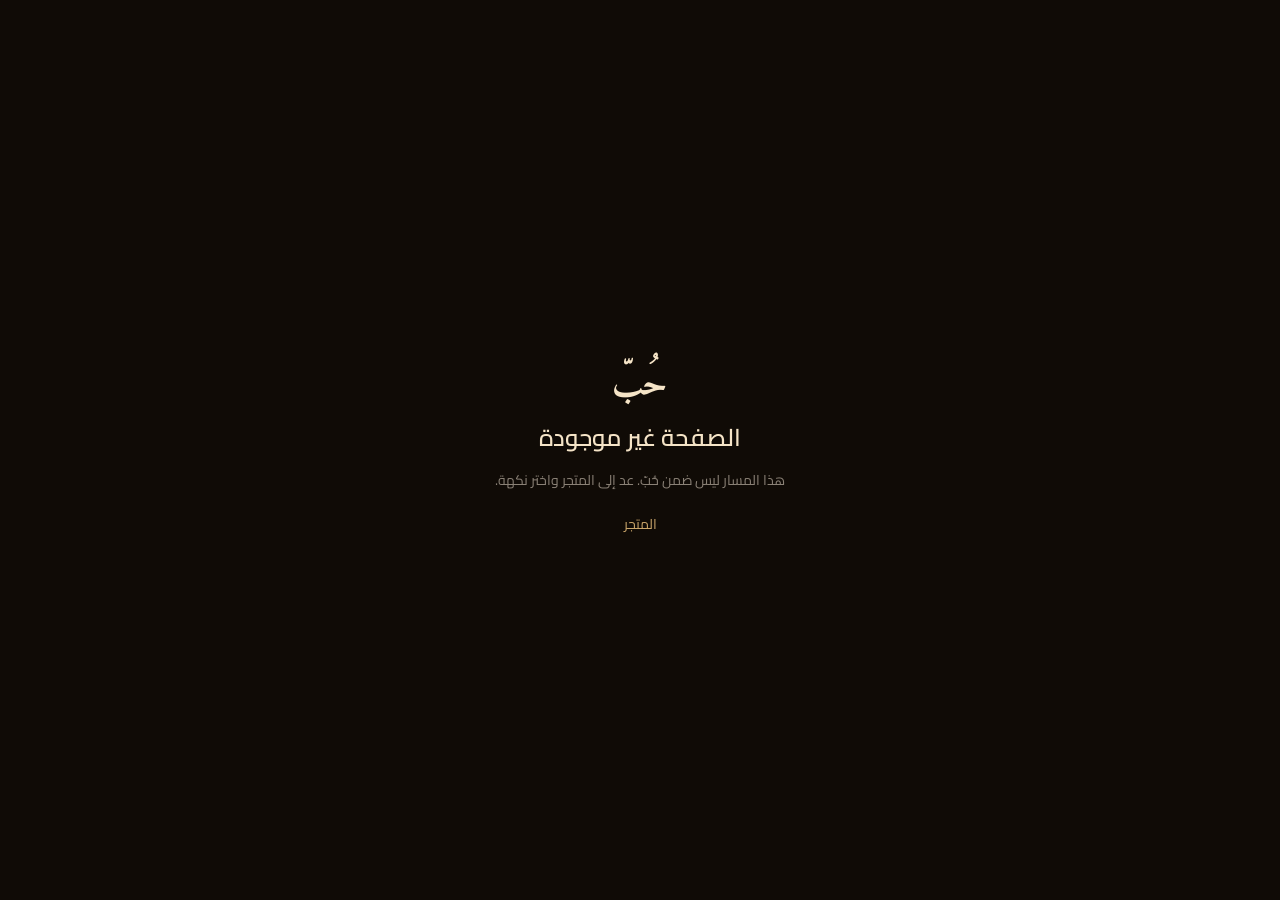
<file: index.html>
<!DOCTYPE html><html lang="ar" dir="rtl" class="antialiased"><head><meta charSet="utf-8"/><meta name="viewport" content="width=device-width, initial-scale=1"/><link rel="stylesheet" href="/assets/styles-BUSPhZUH.css" data-precedence="default"/><title>HUBB · حُبّ</title><meta name="theme-color" content="#0c0b0a"/><meta name="description" content="حُبّ — بذور دوّار الشمس المحمّصة. طقس يليق بذوقك. HUBB roasted in-shell sunflower seeds."/><link rel="modulepreload" href="/assets/index-Calx9JbM.js"/><link rel="modulepreload" href="/assets/routes-_iUEzalX.js"/><link rel="modulepreload" href="/assets/layout-DhM1zlyS.js"/><link rel="modulepreload" href="/assets/ecom-DNZnfdgm.js"/><link rel="modulepreload" href="/assets/sticky-buy-pmdrbTdd.js"/><link rel="modulepreload" href="/assets/member-plans-OyQ3tcVT.js"/><link rel="icon" type="image/svg+xml" href="/favicon.svg"/><link rel="manifest" href="/__grok/manifest.webmanifest"/><link rel="apple-touch-icon" href="/__grok/icon-180.png"/><link rel="preload" as="image" href="/products/cut/sea-salt.webp"/><link rel="preload" as="font" type="font/woff2" href="/fonts/cairo-400-0600.woff2" crossorigin="anonymous"/><link rel="preload" as="font" type="font/woff2" href="/fonts/amiri-700-0600.woff2" crossorigin="anonymous"/></head><body><div id="hubb-boot" class="fixed inset-0 z-[100] grid place-items-center bg-night text-cream transition-opacity duration-[420ms] ease-out opacity-100" role="status" aria-live="polite" aria-busy="true"><div class="flex flex-col items-center px-6"><svg viewBox="0 0 64 120" class="h-10 w-5 text-gold" aria-hidden="true"><ellipse cx="32" cy="60" rx="22" ry="54" fill="currentColor" opacity="0.9"></ellipse><ellipse cx="32" cy="60" rx="10" ry="48" fill="#3a2414"></ellipse><path d="M32 12 C38 40 38 80 32 108 C26 80 26 40 32 12Z" fill="#c9a56a" opacity="0.55"></path></svg><p class="font-mark mt-4 text-4xl leading-none">حُبّ</p><p class="font-latin mt-2 text-[11px] tracking-[0.4em] text-cream/45">HUBB</p><p class="sr-only">تجهيز المائدة</p><div class="boot-bar mt-8" aria-hidden="true"><i style="width:10%"></i></div></div></div><!--$--><!--$--><!--/$--><!--/$--><section aria-label="Notifications alt+T" tabindex="-1" aria-live="polite" aria-relevant="additions text" aria-atomic="false" data-react-aria-top-layer="true"></section><script class="$tsr" id="$tsr-stream-barrier">(self.$R=self.$R||{})["tsr"]=[];self.$_TSR={h(){this.hydrated=!0,this.c()},e(){this.streamEnded=!0,this.c()},c(){this.hydrated&&this.streamEnded&&(delete self.$_TSR,delete self.$R.tsr)},p(e){this.initialized?e():this.buffer.push(e)},buffer:[]};$_TSR.router=($R=>$R[0]={manifest:$R[1]={routes:$R[2]={__root__:$R[3]={preloads:$R[4]=["/assets/index-Calx9JbM.js"],scripts:$R[5]=[$R[6]={attrs:$R[7]={type:"module",async:!0,src:"/assets/index-Calx9JbM.js"}}]}}},matches:$R[8]=[$R[9]={i:"__root__ ",u:1787402910991,s:"success",ssr:!0}]})($R["tsr"]);$_TSR.e();document.currentScript.remove()</script><script type="module" async="" src="/assets/index-Calx9JbM.js"></script></body></html>
</file>
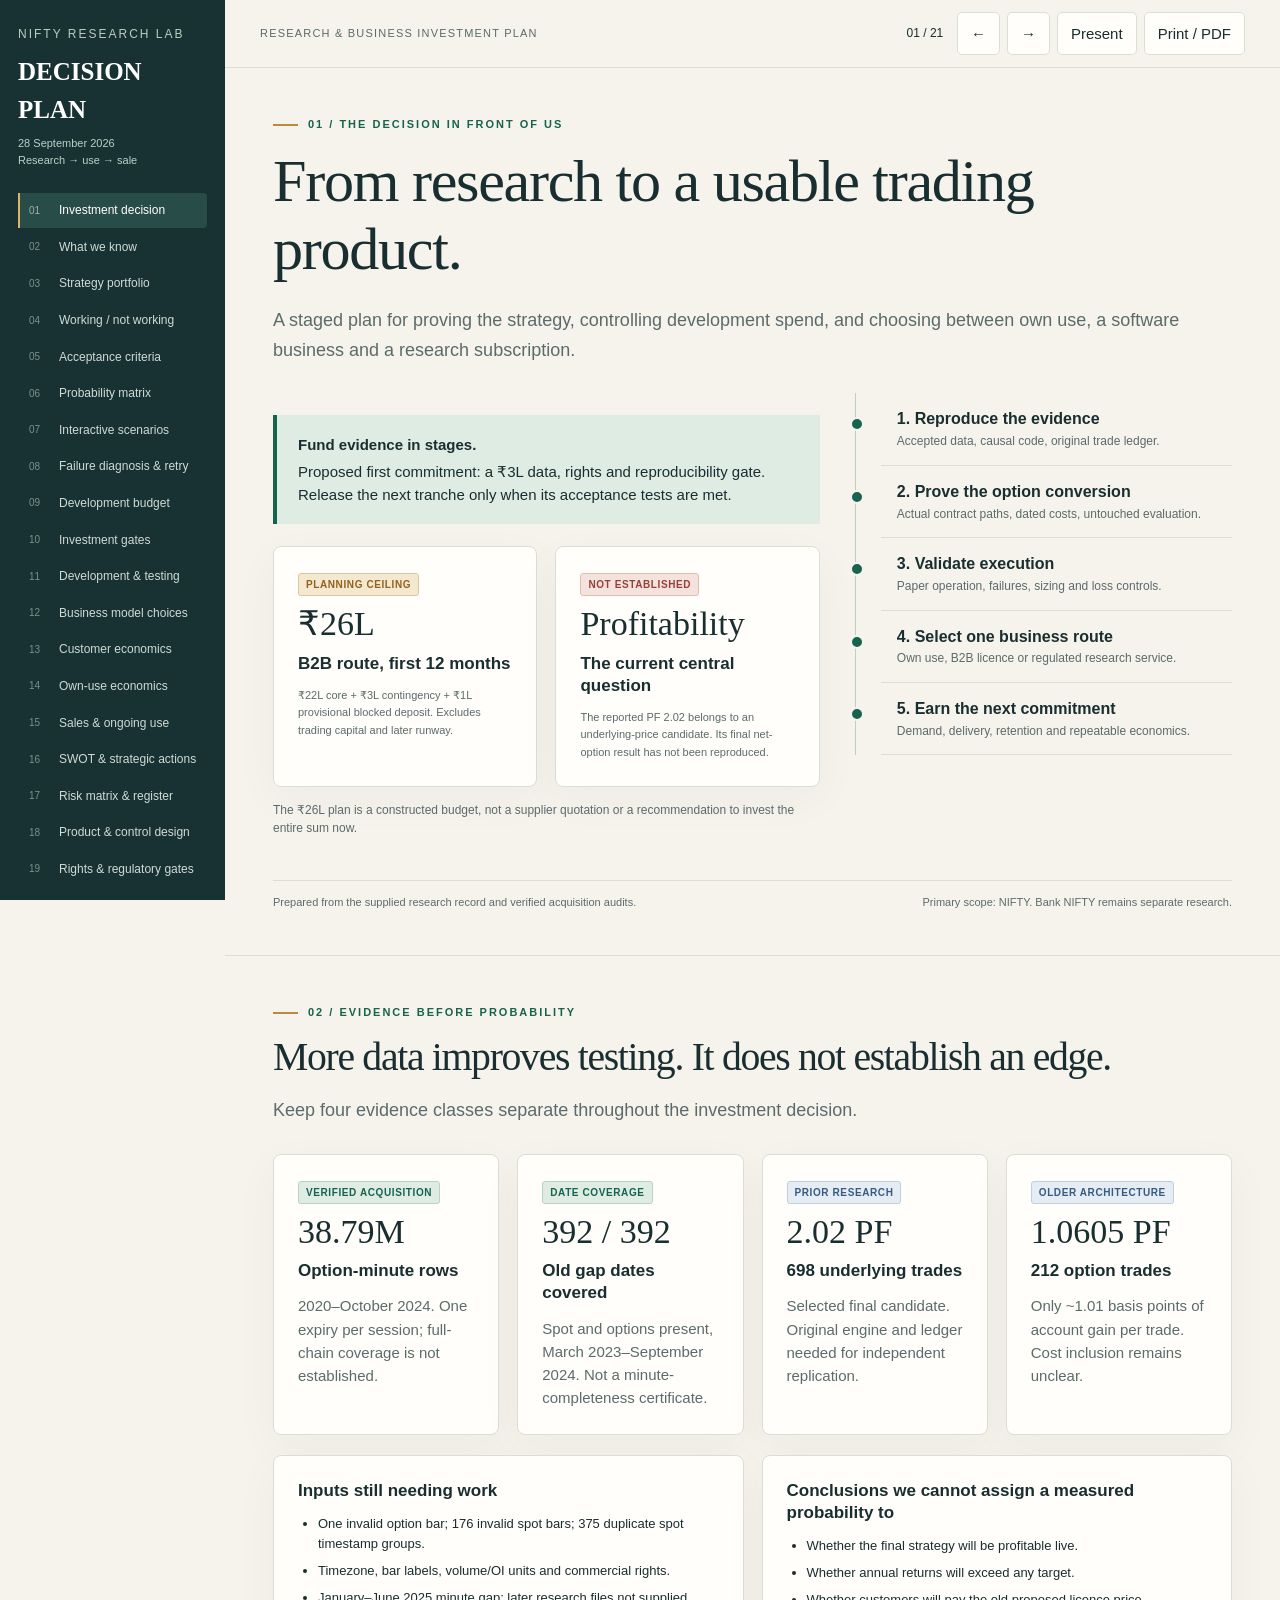
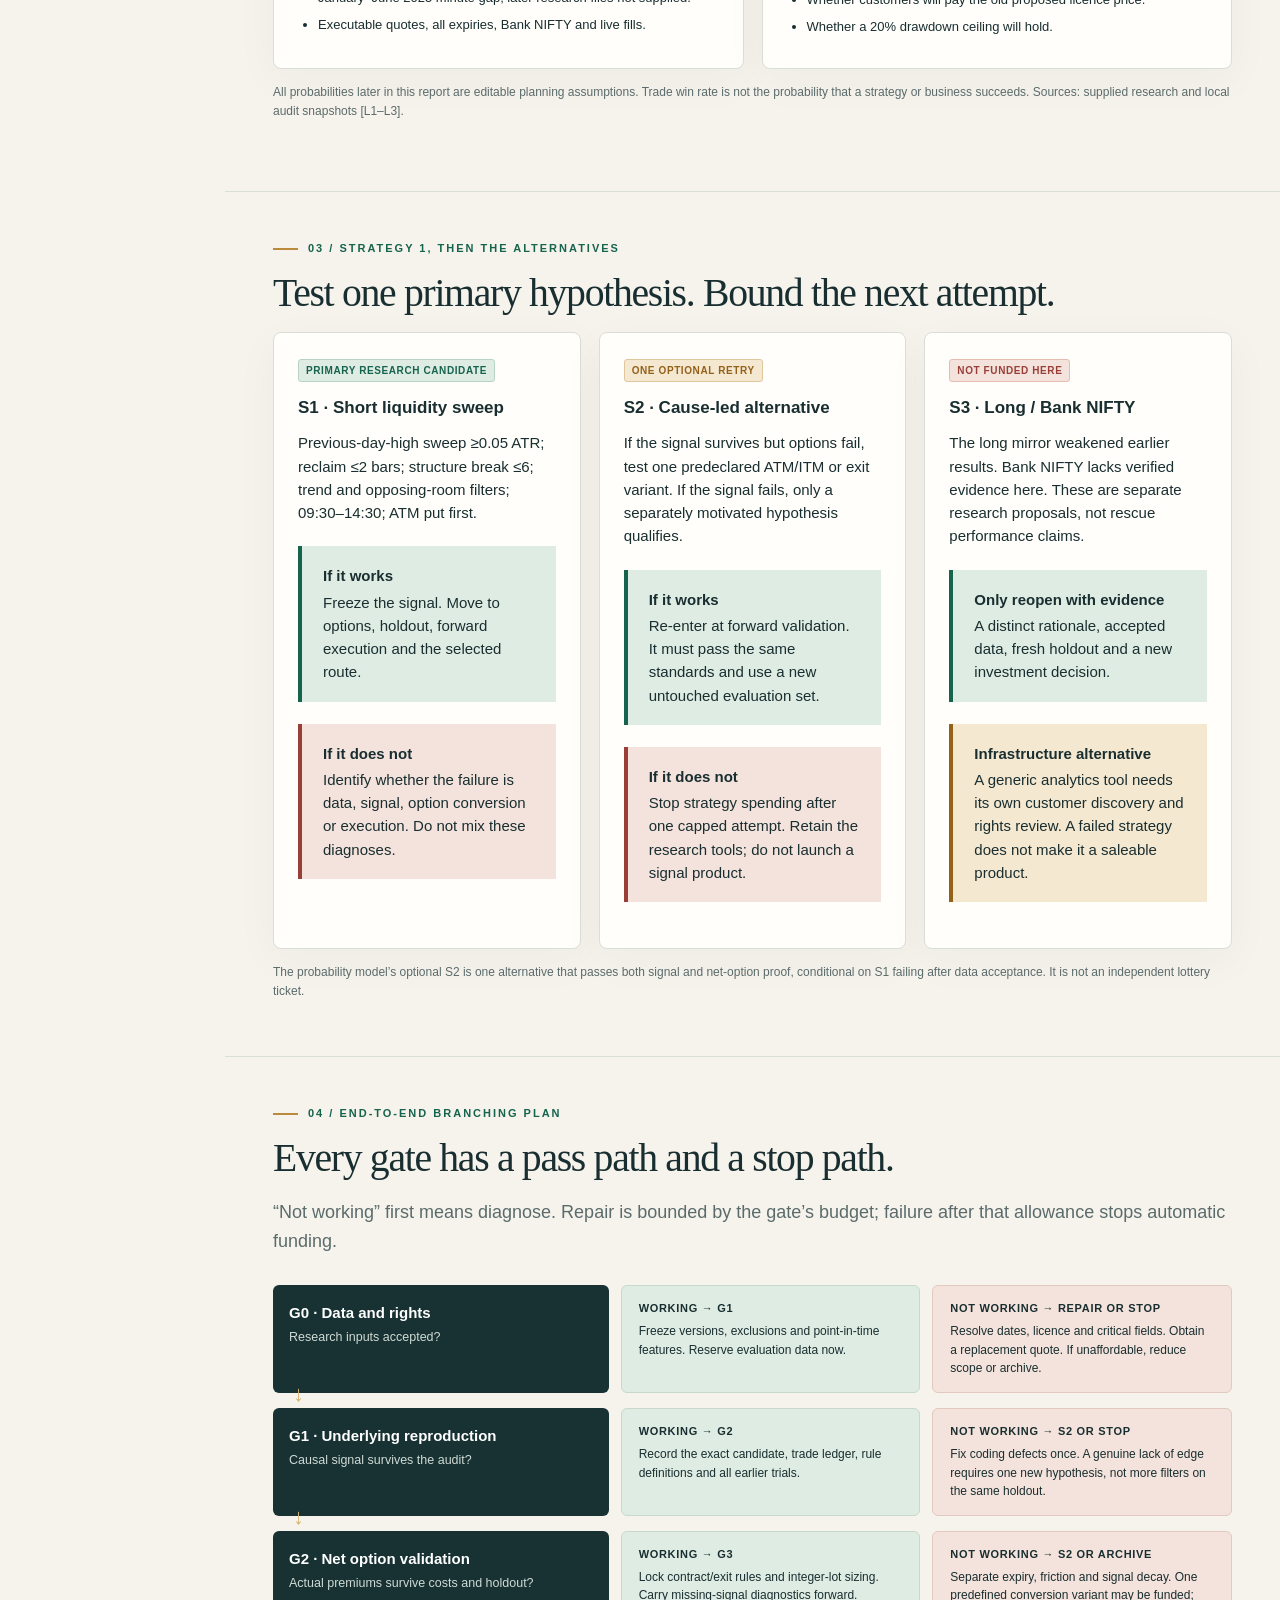
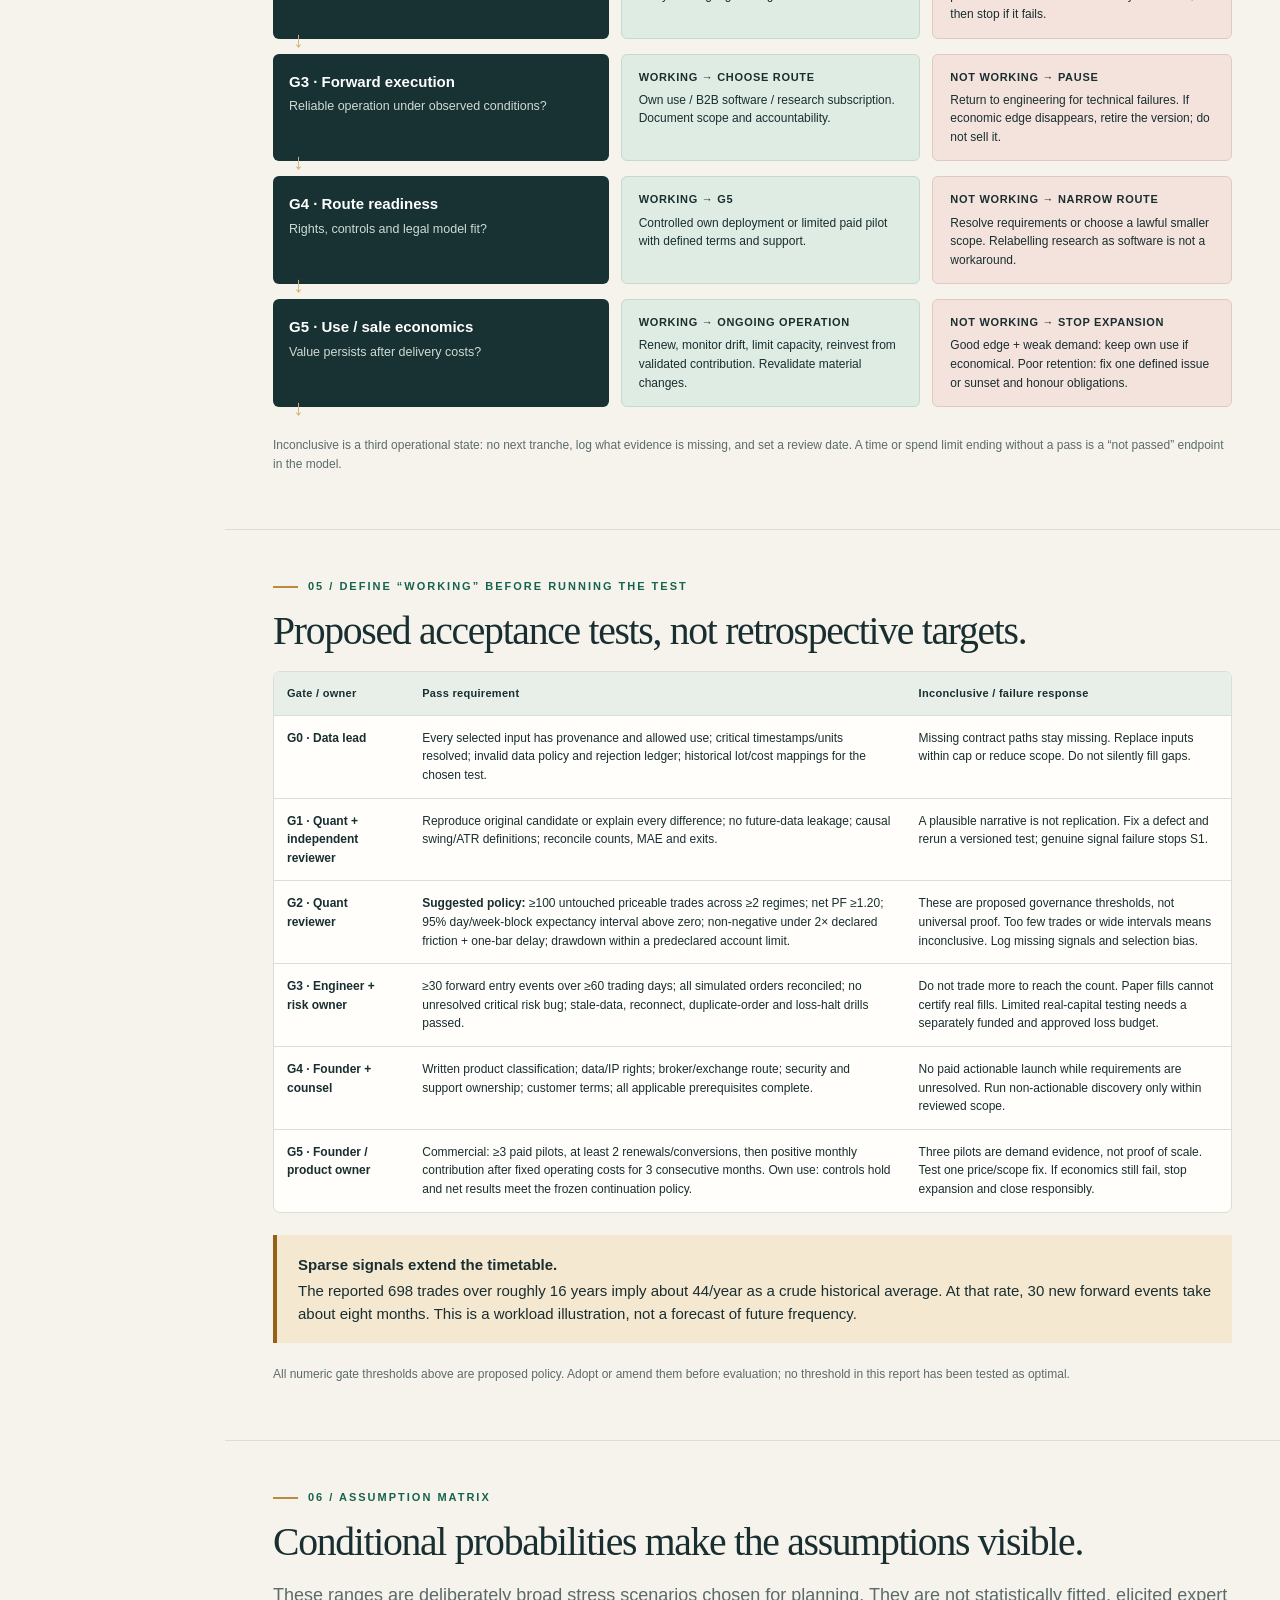
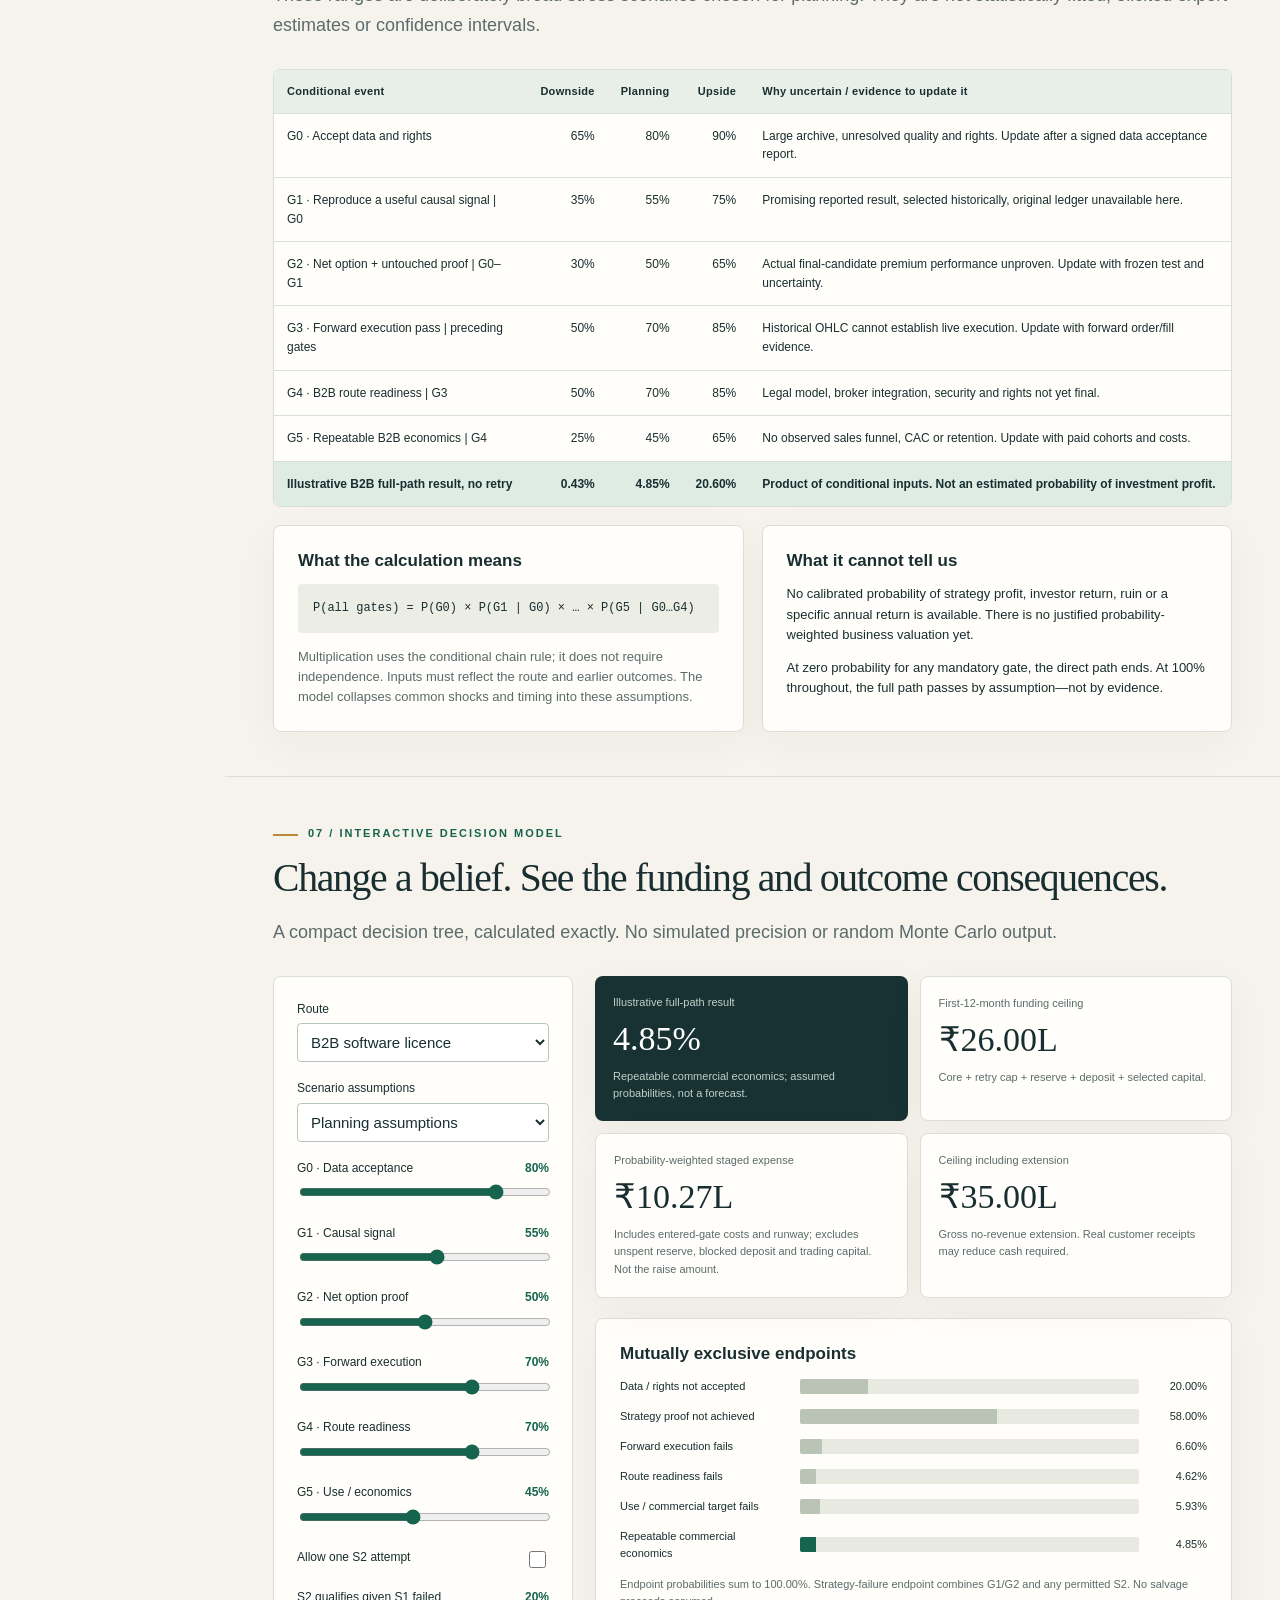
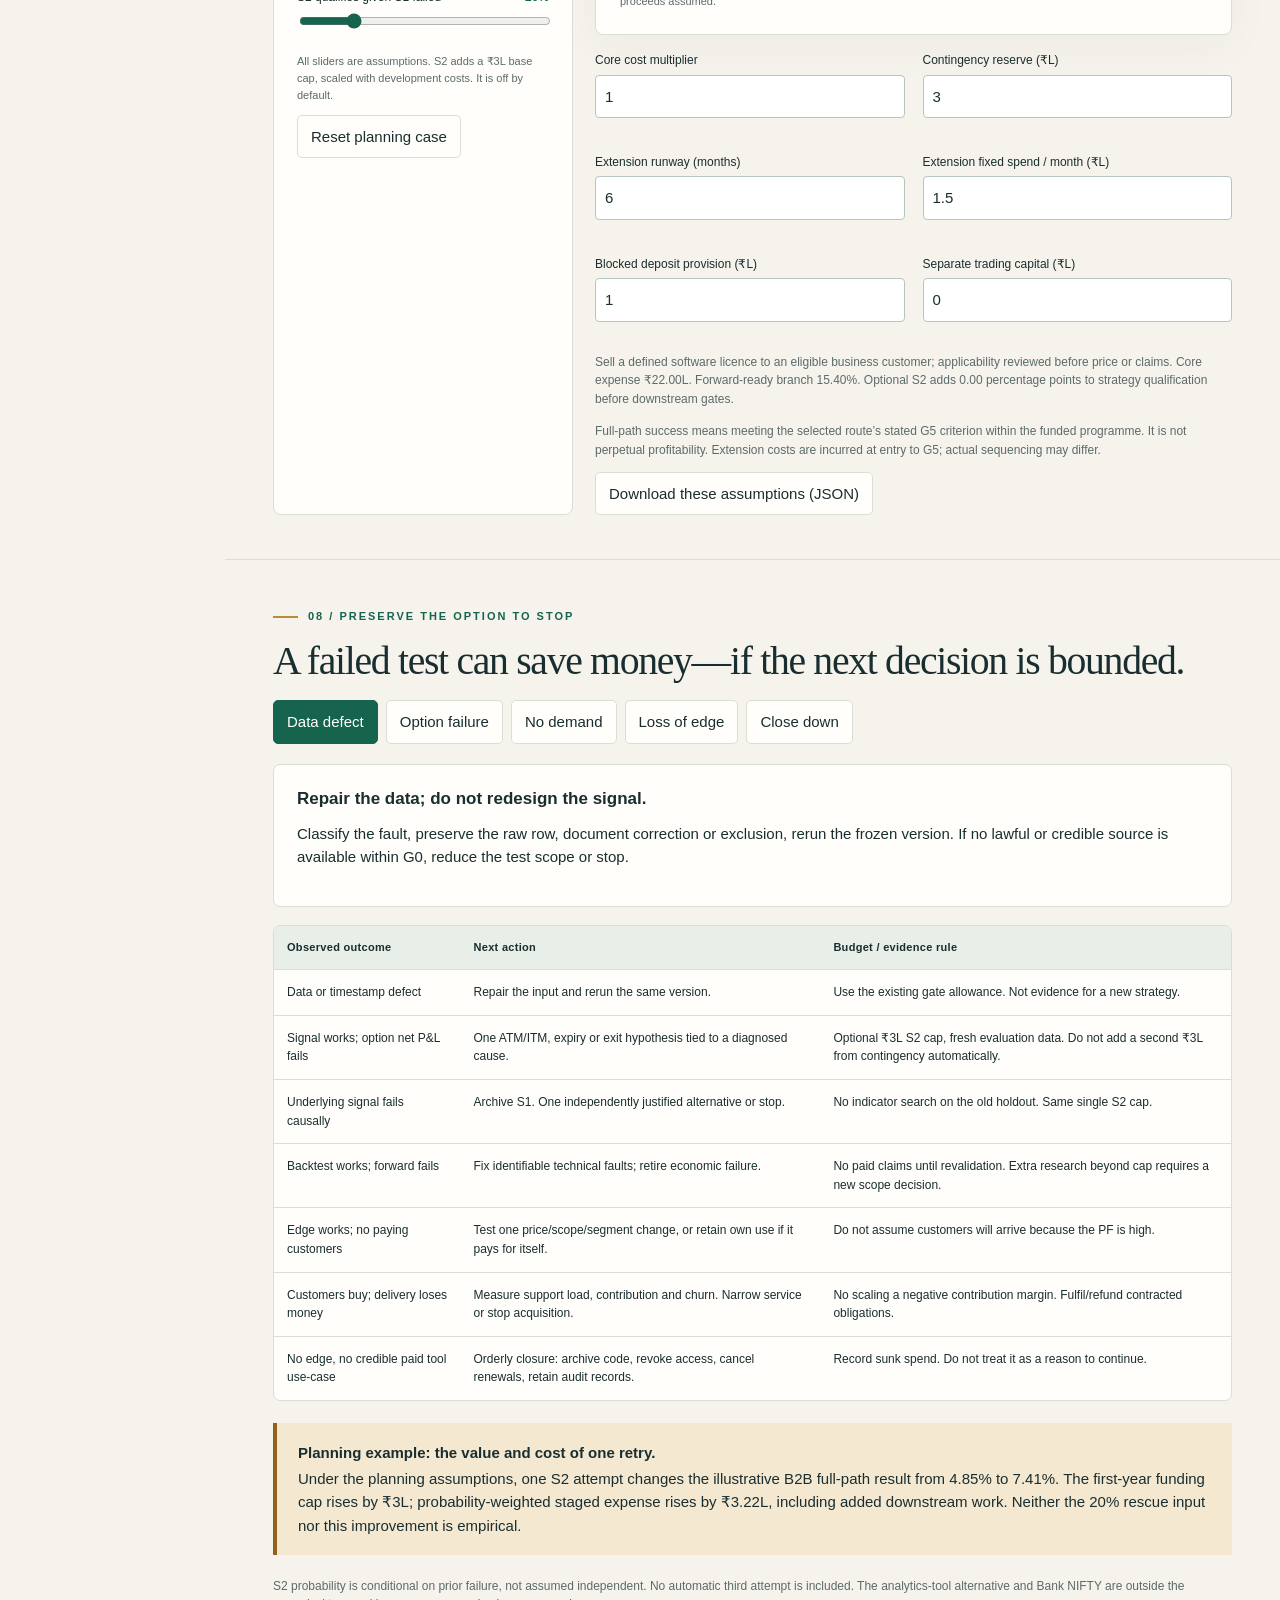
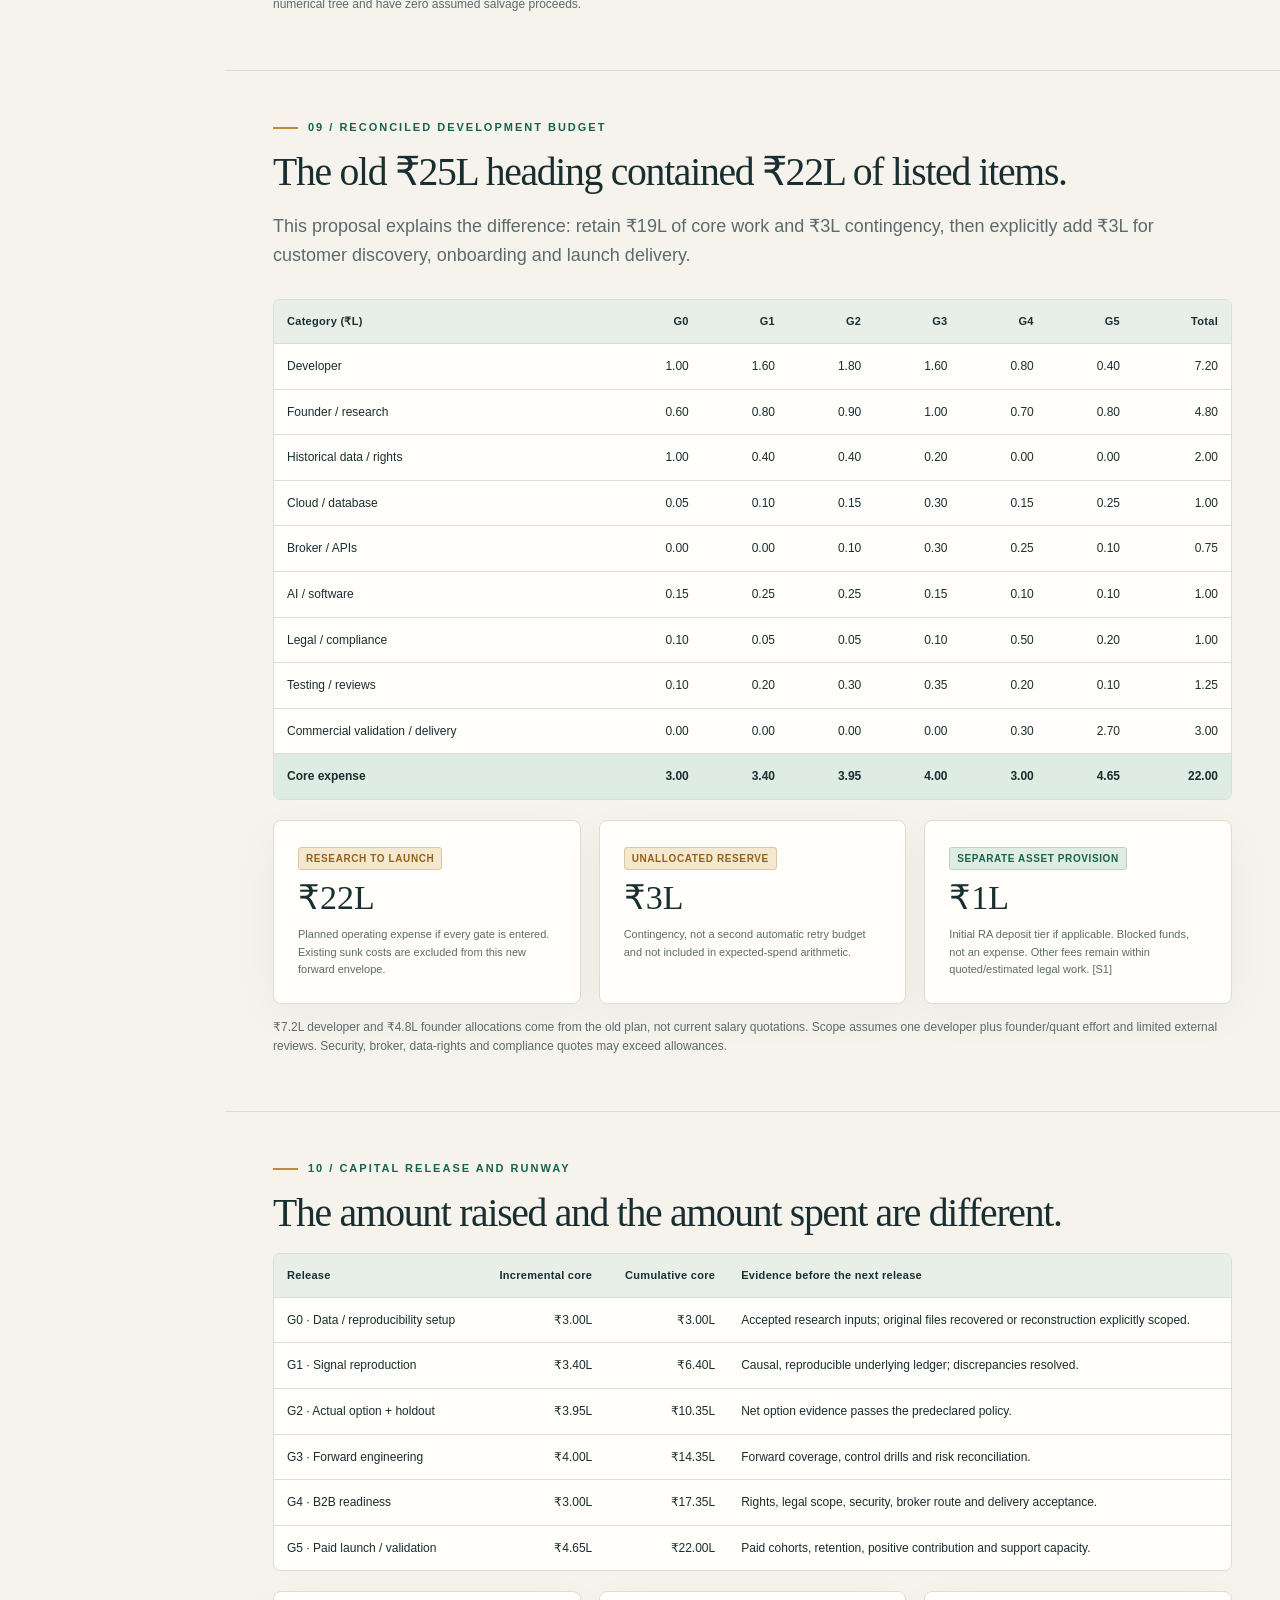
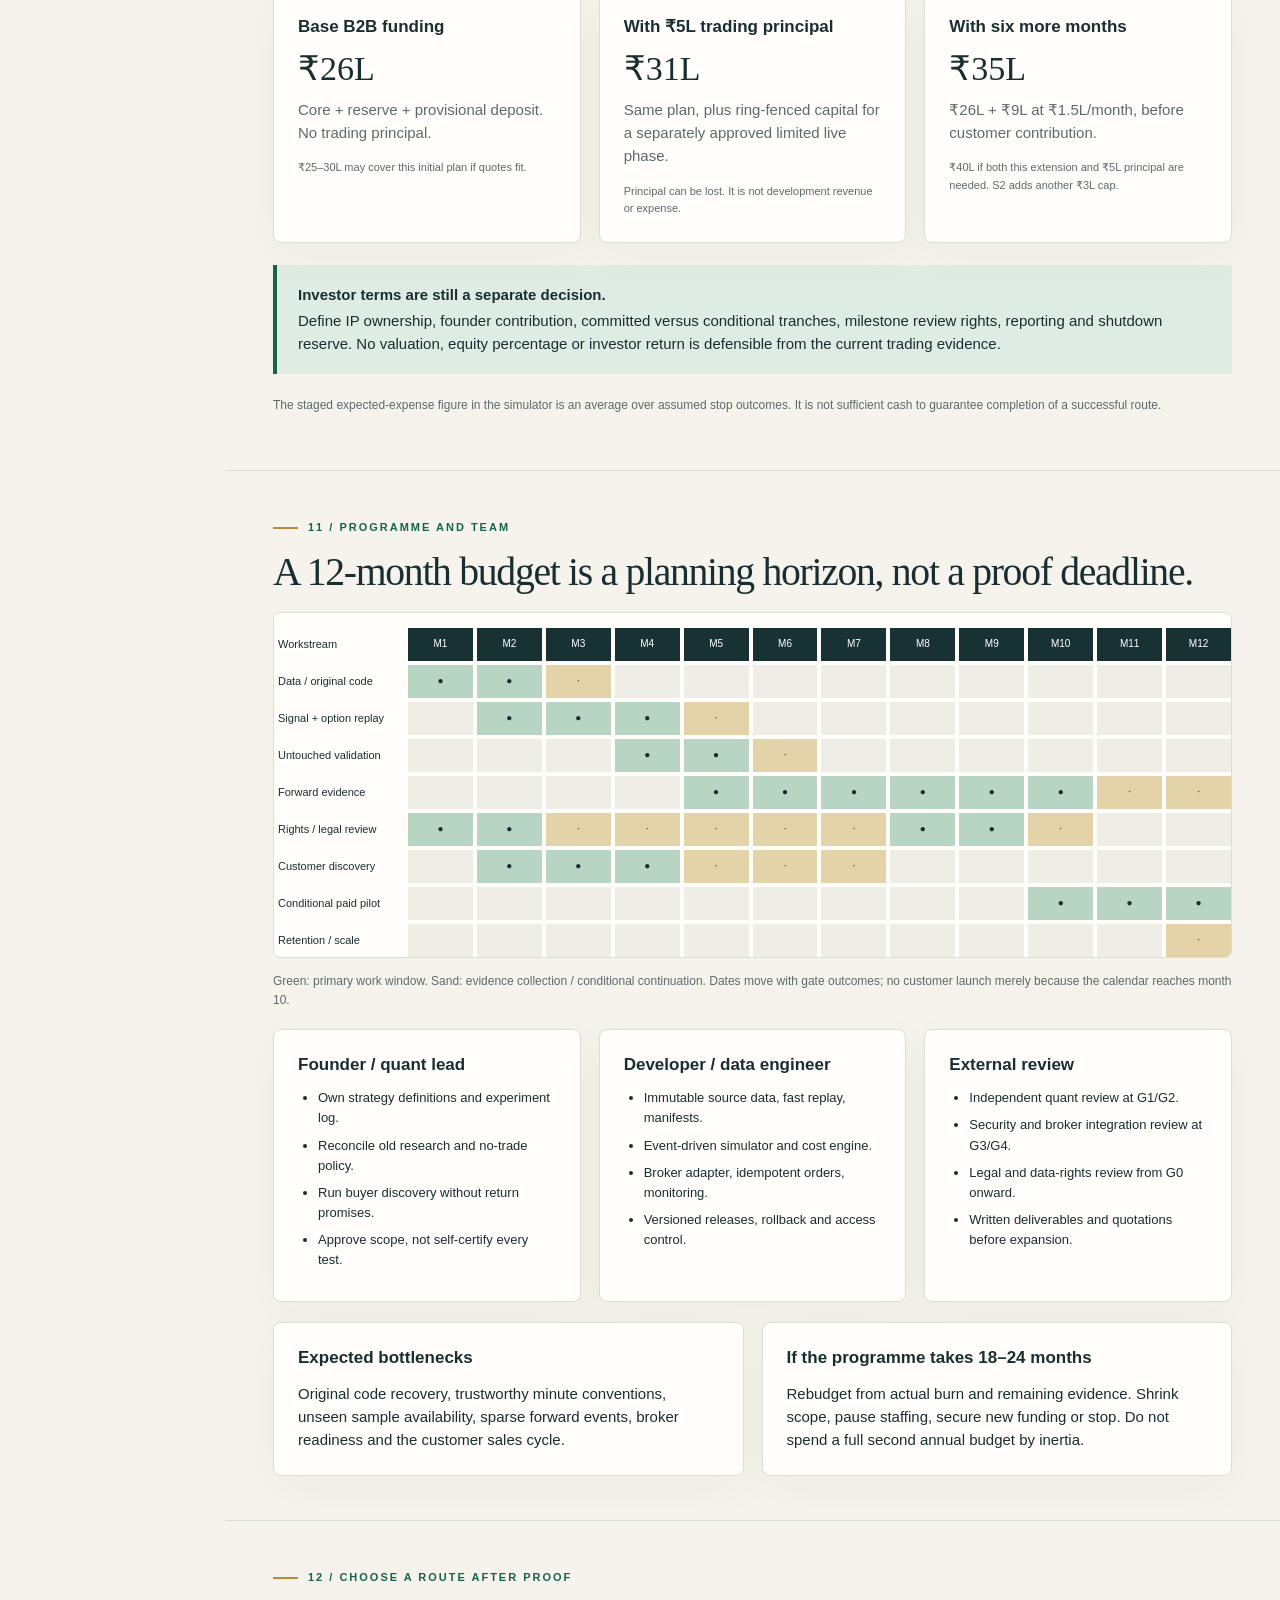
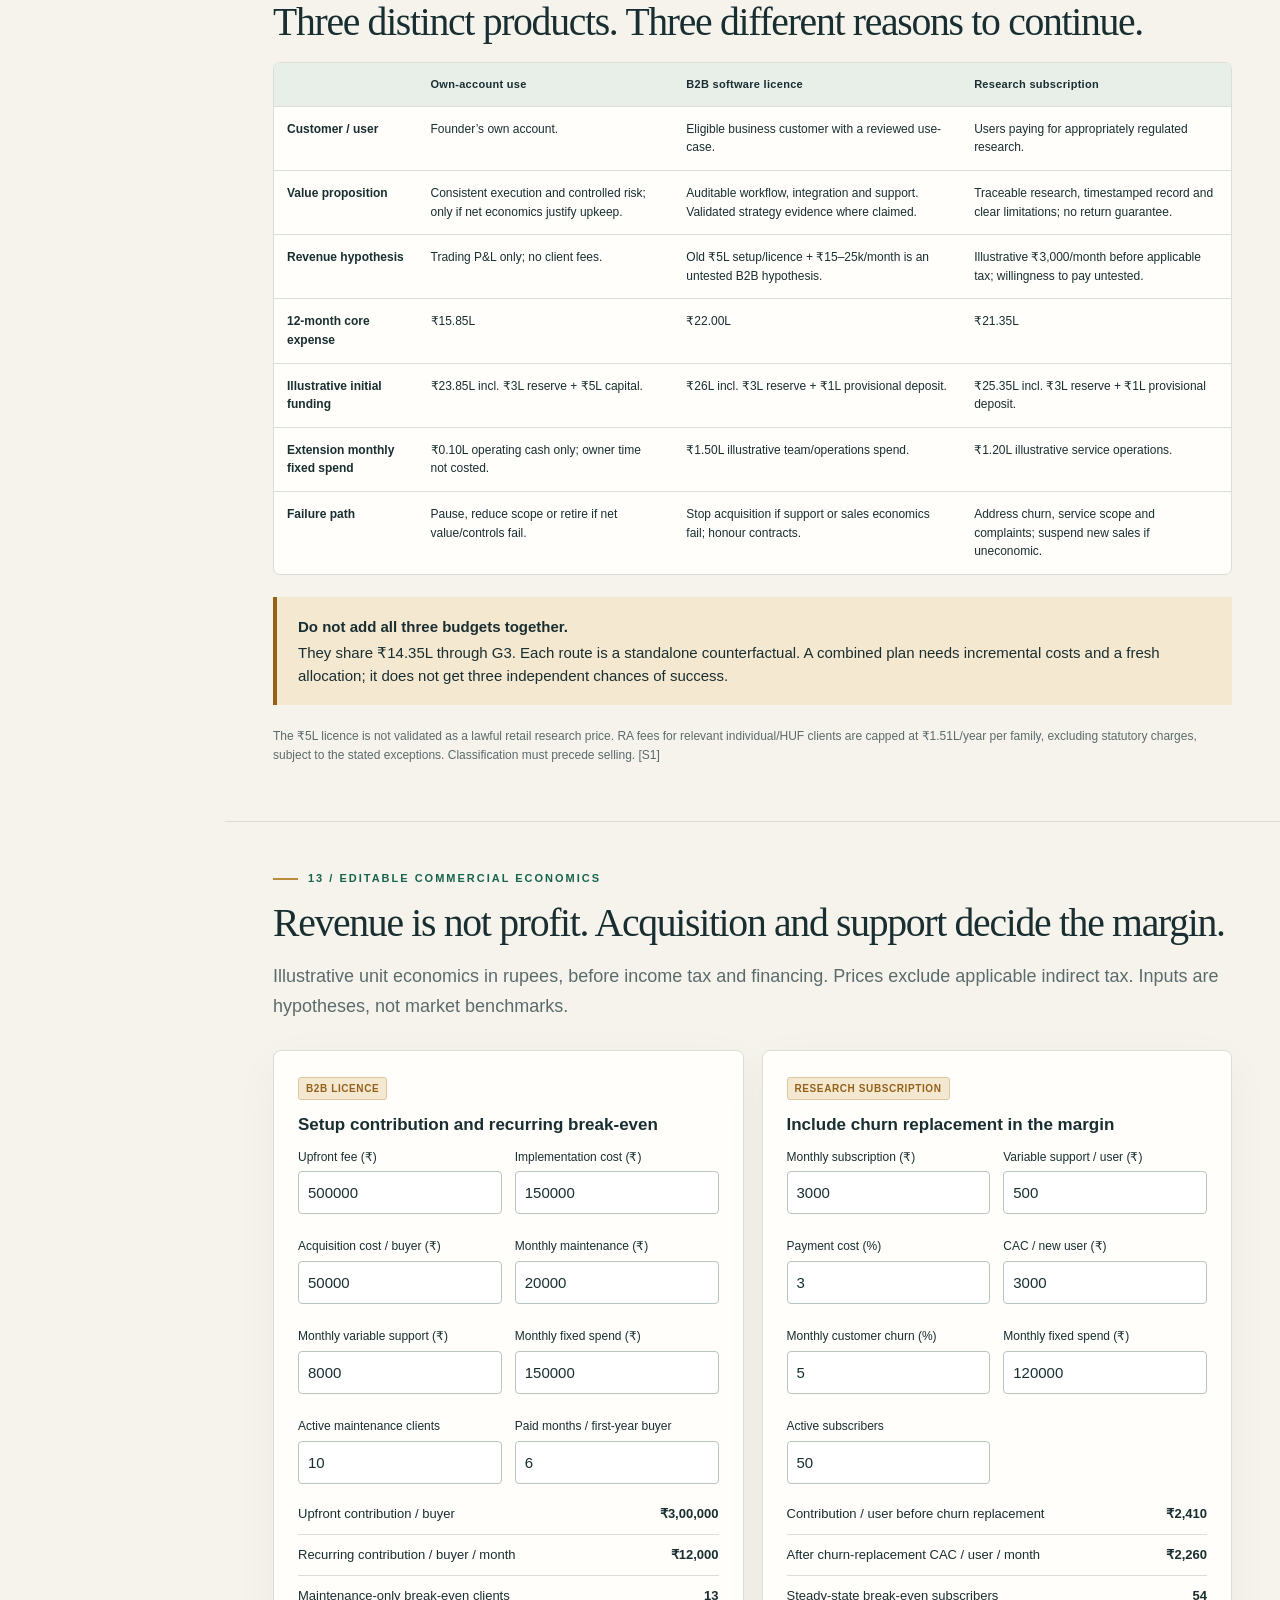
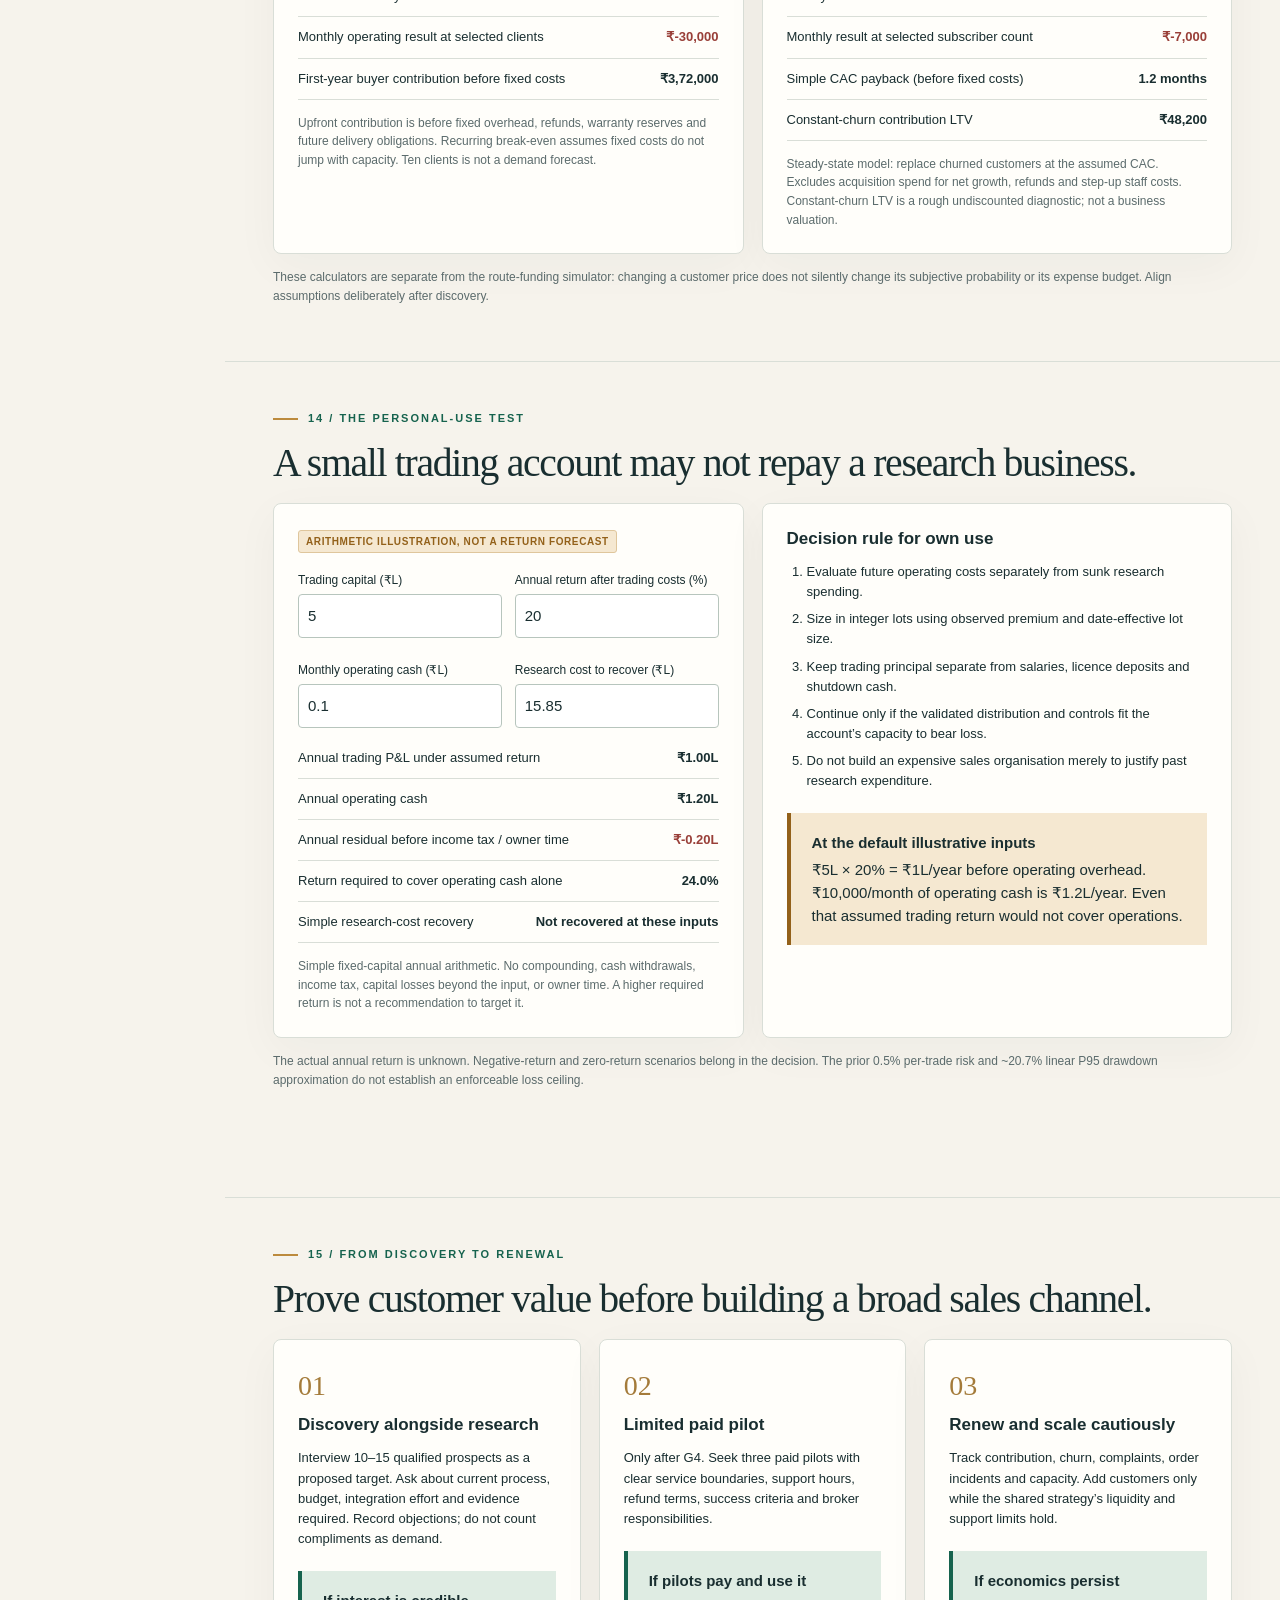
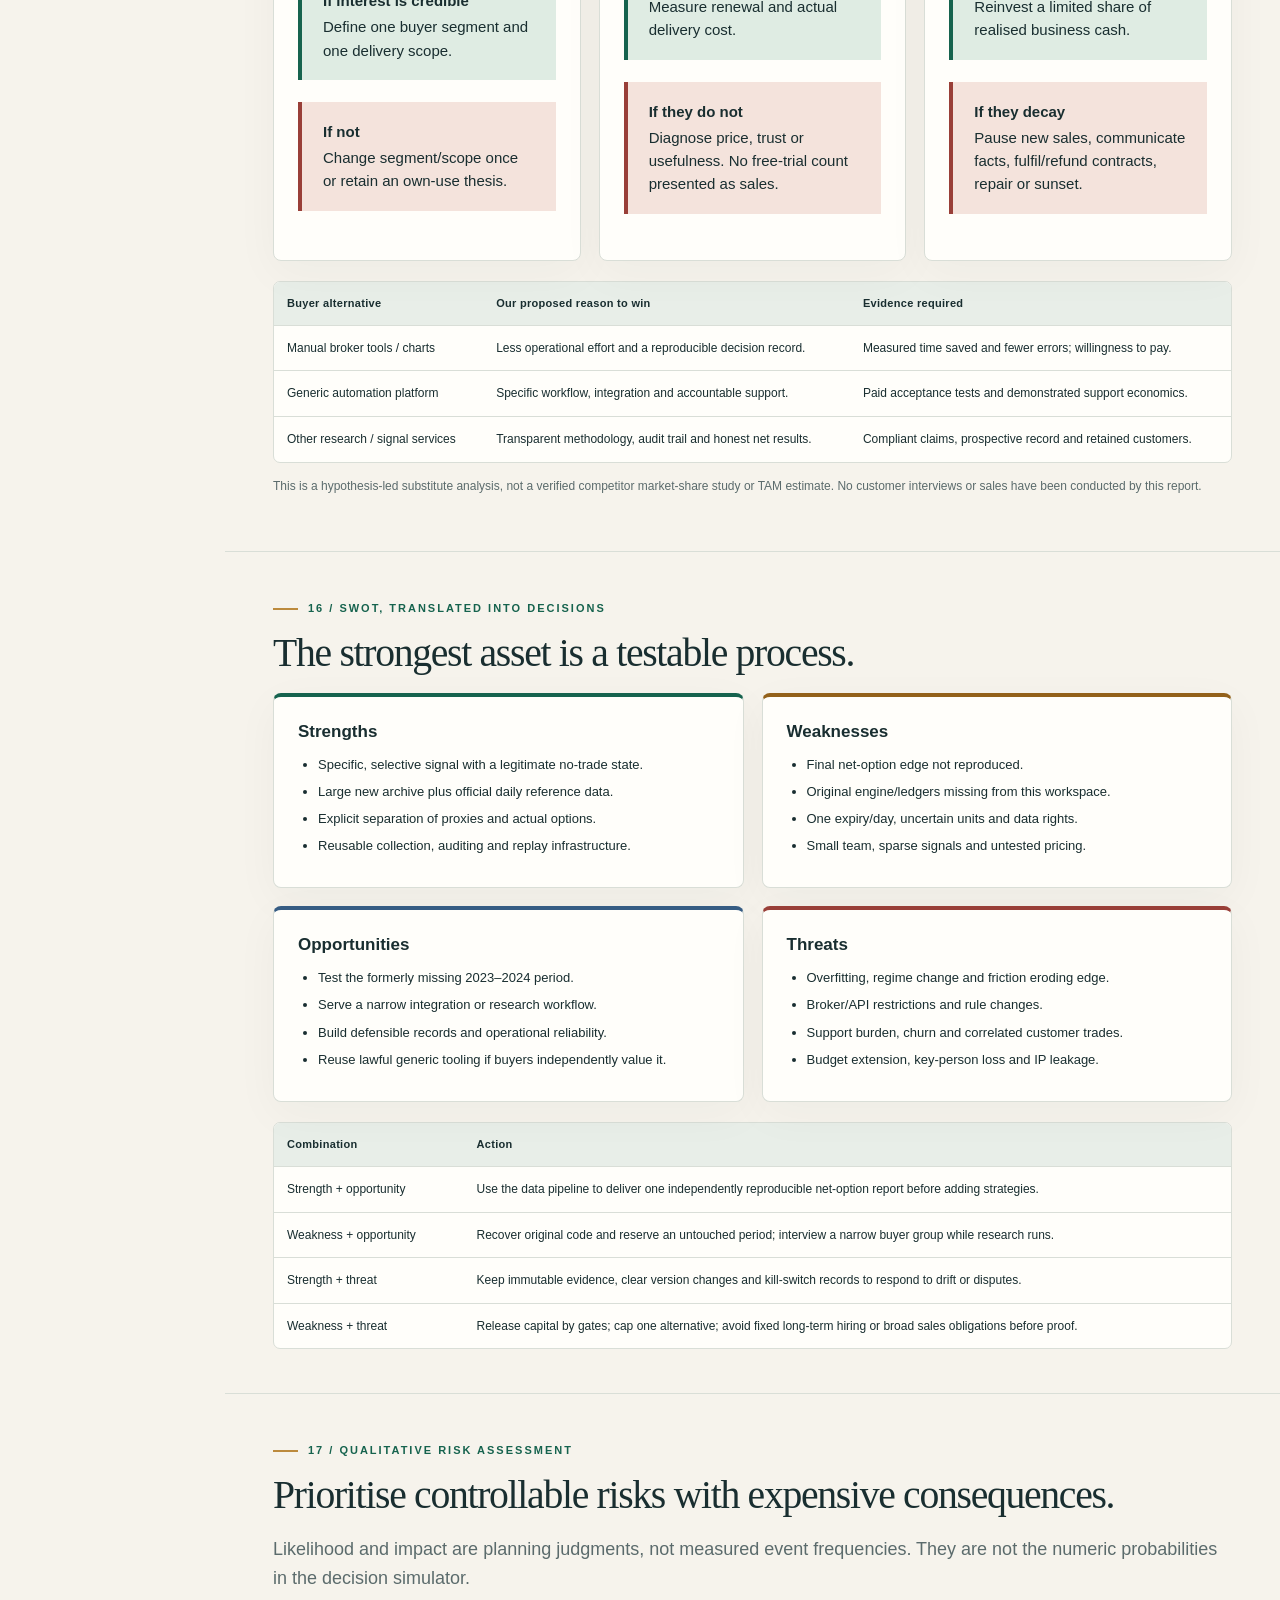
<file: nifty-report/index.html>
<!doctype html><html lang="en"><head><meta charset="utf-8"><meta name="viewport" content="width=device-width,initial-scale=1"><title>NIFTY — Research, Risk & Business Decision Plan</title><style>
:root{--ink:#192e30;--muted:#5b6b6c;--paper:#f6f3ec;--white:#fffefa;--line:#d9ded7;--green:#16634e;--mint:#dfece3;--amber:#93611a;--sand:#f5e8d1;--red:#993f38;--rose:#f4e3dc;--nav:#183234;--blue:#365c83;--shadow:0 12px 45px #16332c0a}*{box-sizing:border-box}html{scroll-behavior:smooth}body{margin:0;background:var(--paper);color:var(--ink);font-family:-apple-system,BlinkMacSystemFont,"Segoe UI",Arial,sans-serif;font-size:15px;line-height:1.55}a{color:var(--green);text-underline-offset:3px}button,input,select{font:inherit}button,select{cursor:pointer}button{border:1px solid var(--line);background:var(--white);color:var(--ink);padding:9px 13px;border-radius:5px}button:hover{border-color:var(--green);background:var(--mint)}button:focus-visible,a:focus-visible,input:focus-visible,select:focus-visible{outline:3px solid #bd862e;outline-offset:3px}.solid{background:var(--green);color:white;border-color:var(--green)}.solid:hover{color:var(--ink)}aside{position:fixed;inset:0 auto 0 0;width:225px;background:var(--nav);color:#f2f4ee;padding:25px 18px;z-index:20;overflow-y:auto}.brand{font-size:12px;letter-spacing:2px;text-transform:uppercase;color:#b9cdc0}.brand b{display:block;font-size:25px;letter-spacing:0;color:#fff;font-family:Georgia,serif;margin:9px 0 5px}.edition{font-size:11px;color:#bad0c9;margin-bottom:24px}.navlinks a{display:flex;align-items:center;gap:10px;color:#cfdbd5;text-decoration:none;font-size:12px;padding:8px 9px;border-left:2px solid transparent;border-radius:0 4px 4px 0;margin:2px 0}.navlinks a:hover,.navlinks a.active{background:#284c48;color:white;border-left-color:#e0b265}.navlinks span{opacity:.55;font-size:10px;min-width:20px}.aside-note{margin-top:22px;padding-top:15px;border-top:1px solid #ffffff28;font-size:11px;color:#bdd0c5}header{position:sticky;top:0;z-index:15;margin-left:225px;background:#f6f3ecf5;backdrop-filter:blur(12px);border-bottom:1px solid var(--line);display:flex;align-items:center;justify-content:space-between;padding:12px 35px;gap:15px}header small{font-size:11px;color:var(--muted);letter-spacing:1.2px;text-transform:uppercase}.actions{display:flex;gap:7px;align-items:center}#counter{font-variant-numeric:tabular-nums;font-size:12px;min-width:50px;text-align:center}main{margin-left:225px}.slide{padding:48px 48px 44px;min-height:calc(100vh - 64px);max-width:1500px;margin:auto;scroll-margin-top:70px;border-bottom:1px solid var(--line);position:relative}.eyebrow{text-transform:uppercase;letter-spacing:2px;font-size:11px;color:var(--green);font-weight:750;margin-bottom:14px}.eyebrow:before{content:"";display:inline-block;width:25px;height:2px;background:#bc8a3d;vertical-align:middle;margin-right:10px}h1,h2,h3,p{margin-top:0}h1,h2{font-family:Georgia,"Times New Roman",serif;font-weight:400;letter-spacing:-1.3px;line-height:1.12}h1{font-size:clamp(42px,4.7vw,72px);max-width:860px;margin-bottom:24px}h2{font-size:clamp(31px,3.1vw,47px);margin-bottom:17px;max-width:1050px}h3{font-size:17px;line-height:1.3;margin-bottom:12px}h4{font-size:12px;text-transform:uppercase;letter-spacing:1px;margin:0 0 8px}.lead{font-size:18px;line-height:1.65;color:var(--muted);max-width:970px;margin-bottom:28px}.muted,.note{color:var(--muted)}.note{font-size:12px;margin-top:14px}.tiny{font-size:11px}.grid{display:grid;gap:18px}.two{grid-template-columns:repeat(2,minmax(0,1fr))}.three{grid-template-columns:repeat(3,minmax(0,1fr))}.four{grid-template-columns:repeat(4,minmax(0,1fr))}.card{background:var(--white);border:1px solid var(--line);padding:24px;border-radius:8px;box-shadow:var(--shadow)}.card p:last-child{margin-bottom:0}.card.dark{background:var(--nav);color:white;border:0}.dark .muted{color:#bfd0c7}.metric{font-size:34px;line-height:1.1;font-family:Georgia,serif;margin:9px 0 10px;font-variant-numeric:tabular-nums}.metric.small{font-size:28px}.card small{color:var(--muted);display:block;font-size:11px;line-height:1.6}.dark small{color:#bfd0c7}.tag{display:inline-flex;border:1px solid var(--line);border-radius:3px;padding:3px 7px;font-size:10px;line-height:1.5;text-transform:uppercase;letter-spacing:.6px;font-weight:700}.tag.fact{color:var(--green);background:var(--mint);border-color:#b7d4c2}.tag.assumption{color:var(--amber);background:var(--sand);border-color:#dfc69c}.tag.reported{color:var(--blue);background:#e5ecf3;border-color:#becfdf}.tag.unknown{color:var(--red);background:var(--rose);border-color:#e6bcb1}.callout{padding:18px 21px;border-left:4px solid var(--green);background:var(--mint);margin:22px 0}.callout.warn{background:var(--sand);border-color:var(--amber)}.callout.bad{background:var(--rose);border-color:var(--red)}.callout strong{display:block;margin-bottom:3px}.section-foot{display:flex;justify-content:space-between;gap:20px;border-top:1px solid var(--line);padding-top:13px;margin-top:30px;font-size:11px;color:var(--muted)}ul,ol{padding-left:20px;margin:10px 0 0}li{margin-bottom:7px}.tablewrap{overflow-x:auto;border:1px solid var(--line);border-radius:7px;background:var(--white)}table{border-collapse:collapse;width:100%;font-size:12px}th{text-align:left;background:#e8eee8;font-size:11px;letter-spacing:.3px;font-weight:750;white-space:normal}td,th{padding:13px 13px;vertical-align:top;border-bottom:1px solid var(--line)}tr:last-child td{border-bottom:0}td.num,th.num{text-align:right;white-space:nowrap;font-variant-numeric:tabular-nums}tr.total td{font-weight:750;background:var(--mint)}.good{color:var(--green)}.badtext{color:var(--red)}.warntext{color:var(--amber)}.pillrow{display:flex;gap:8px;flex-wrap:wrap;margin:18px 0}.hero-grid{display:grid;grid-template-columns:1.45fr 1fr;gap:35px;align-items:start;margin-top:24px}.hero-map{border-left:1px solid #bdd0c2;padding-left:25px}.hero-step{position:relative;padding:14px 0 14px 16px;border-bottom:1px solid var(--line)}.hero-step:before{content:"";position:absolute;left:-31px;top:24px;width:10px;height:10px;background:var(--green);border:2px solid var(--paper);border-radius:50%}.hero-step small{display:block;font-size:12px;color:var(--muted)}.hero-step b{font-size:16px}.btnrow{display:flex;gap:8px;flex-wrap:wrap}.branch{display:grid;grid-template-columns:1.12fr 1fr 1fr;gap:12px;position:relative;padding:0 0 15px}.branch .gate{background:var(--nav);color:white;padding:16px;border-radius:6px}.branch .gate b{display:block}.branch .gate small{color:#cfdbd4}.branch .yes,.branch .no{padding:14px 17px;background:var(--mint);border:1px solid #c7d9ca;border-radius:6px;font-size:12px}.branch .no{background:var(--rose);border-color:#e2c9bf}.branch .yes b,.branch .no b{display:block;font-size:11px;letter-spacing:.7px;text-transform:uppercase;margin-bottom:5px}.branch .gate:after{content:"↓";display:block;color:#d7b476;position:absolute;bottom:-3px;left:20px;font-size:22px}.branch:last-child .gate:after{display:none}.decision-menu{display:flex;gap:8px;flex-wrap:wrap;margin-bottom:20px}.decision-menu button.active{background:var(--green);color:white;border-color:var(--green)}.decision-detail{border:1px solid var(--line);background:var(--white);border-radius:7px;padding:23px}.controls{background:var(--white);padding:23px;border:1px solid var(--line);border-radius:8px}.control{margin:0 0 17px}.control label{font-size:12px;display:flex;justify-content:space-between;gap:10px;margin-bottom:5px}.control input[type=range]{width:100%;accent-color:var(--green)}select,input[type=number]{width:100%;border:1px solid #b7c5bd;background:#fff;padding:9px;color:var(--ink);border-radius:4px}input[type=checkbox]{accent-color:var(--green);width:17px;height:17px;vertical-align:middle}.control output{font-variant-numeric:tabular-nums;color:var(--green);font-weight:700}.scenario-layout{display:grid;grid-template-columns:300px minmax(0,1fr);gap:22px}.barrow{display:grid;grid-template-columns:170px minmax(40px,1fr) 58px;gap:10px;align-items:center;font-size:11px;margin:13px 0}.bartrack{height:15px;background:#e8e9e1;border-radius:2px;overflow:hidden}.barfill{height:100%;background:var(--green);transition:width .2s;min-width:0}.barfill.fail{background:#b9c4b7}.barrow output{text-align:right;font-variant-numeric:tabular-nums}.chart-note{font-size:11px;color:var(--muted);margin-top:14px}.scenario-cards{display:grid;grid-template-columns:repeat(2,minmax(0,1fr));gap:12px;margin-bottom:20px}.scenario-cards .card{padding:18px}.calculator label{font-size:12px;display:block;margin-bottom:5px}.calculator .grid{gap:13px}.calculator input{margin-bottom:10px}.value-line{display:flex;gap:15px;align-items:center;justify-content:space-between;padding:10px 0;border-bottom:1px solid var(--line);font-size:13px}.value-line strong{font-variant-numeric:tabular-nums}.swot{border-top:4px solid var(--green)}.swot.w{border-top-color:var(--amber)}.swot.o{border-top-color:var(--blue)}.swot.t{border-top-color:var(--red)}.risk-cell{padding:12px;min-height:95px;border-radius:4px;font-size:11px}.risk-cell em{display:block;font-style:normal;font-weight:700;margin-bottom:6px}.heatmap{display:grid;grid-template-columns:80px repeat(3,minmax(0,1fr));gap:5px}.heatmap .axis{font-size:10px;color:var(--muted);align-self:center;padding:7px}.low{background:#e7efe3}.medium{background:#f1e8c9}.high{background:#eed9b9}.critical{background:#eed0c4}.timeline{display:grid;grid-template-columns:130px repeat(12,minmax(0,1fr));gap:4px;font-size:10px;margin-top:15px}.timeline>div{padding:8px 4px;text-align:center;background:#eeeee7}.timeline .name{text-align:left;background:none;font-size:11px}.timeline .on{background:#b8d4c3}.timeline .maybe{background:#e4d3a8}.timeline .key{background:var(--nav);color:white}.formula{font-family:ui-monospace,SFMono-Regular,Consolas,monospace;font-size:12px;white-space:normal;background:#ecede5;padding:15px;border-radius:4px;overflow-wrap:anywhere}.source-list li{margin:0 0 17px;font-size:12px;overflow-wrap:anywhere}.source-list b{display:block}.details-list details{border-bottom:1px solid var(--line);padding:13px 0}.details-list summary{cursor:pointer;font-weight:650;font-size:14px}.details-list p{font-size:13px;color:var(--muted);margin-top:12px}.number{color:#a47b3a;font-family:Georgia,serif;font-size:28px;margin-bottom:7px}.compact p,.compact li{font-size:13px}.milestone{border-left:3px solid var(--green);padding:5px 0 6px 15px;margin:14px 0}.milestone b{display:block}.milestone small{font-size:12px;color:var(--muted)}.mode-note{display:none}.present .slide{display:none;min-height:calc(100vh - 64px)}.present .slide.active{display:block}.present .mode-note{display:inline}.present html{scroll-behavior:auto}.printonly{display:none}#error-msg{color:var(--red);font-size:12px}.sr-only{position:absolute;width:1px;height:1px;overflow:hidden;clip:rect(0,0,0,0)}
@media(min-width:1550px){.slide{padding:60px 65px}.lead{font-size:20px}table{font-size:13px}.card{padding:28px}}
@media(max-width:1100px){aside{width:190px;padding:22px 12px}main,header{margin-left:190px}.slide{padding:34px 25px}.scenario-layout{grid-template-columns:260px minmax(0,1fr)}.four{grid-template-columns:repeat(2,minmax(0,1fr))}.three{grid-template-columns:repeat(3,minmax(0,1fr))}.card{padding:18px}.barrow{grid-template-columns:130px 1fr 48px}}
@media(max-width:800px){aside{display:none}main,header{margin-left:0}header{padding:10px 15px}header small{max-width:150px}.slide{padding:30px 20px;min-height:auto}.hero-grid,.scenario-layout,.two,.three{grid-template-columns:1fr}.four{grid-template-columns:repeat(2,minmax(0,1fr))}.branch{grid-template-columns:1fr 1fr}.branch .gate{grid-column:1/-1}.branch .gate:after{display:none}.lead{font-size:16px}.actions button{font-size:12px;padding:7px}.heatmap{grid-template-columns:55px repeat(3,minmax(0,1fr))}.timeline{min-width:730px}.metric{font-size:30px}.hero-map{margin:5px 0 10px}.section-foot{flex-direction:column;gap:5px}.barrow{grid-template-columns:135px 1fr 50px}h2{font-size:34px}.scenario-cards{grid-template-columns:1fr 1fr}}
@media(prefers-reduced-motion:reduce){html{scroll-behavior:auto}*{transition:none!important}}
@media print{@page{size:A4 landscape;margin:11mm}body{background:white;font-size:10pt}aside,header,.noprint{display:none!important}main{margin:0}.slide,.present .slide{display:block!important;min-height:0;padding:5mm 0;max-width:none;break-before:page;border:0}.slide:first-child{break-before:auto}.card{box-shadow:none;padding:12px;break-inside:avoid}h1{font-size:38pt}h2{font-size:27pt}.lead{font-size:12pt;margin-bottom:15px}table{font-size:8pt}td,th{padding:7px}.tablewrap{overflow:visible}.note,.chart-note{font-size:8pt}.controls{padding:12px}.scenario-layout{grid-template-columns:240px 1fr}.barrow{grid-template-columns:125px 1fr 50px}.section-foot{margin-top:15px}.printonly{display:block}.decision-detail{display:none}.details-list details>p{display:block}.tag{font-size:7pt}.two{grid-template-columns:1fr 1fr}.three{grid-template-columns:repeat(3,1fr)}.four{grid-template-columns:repeat(4,1fr)}a{color:var(--ink)}input,select{padding:4px}.card .metric{font-size:25pt}*{-webkit-print-color-adjust:exact;print-color-adjust:exact}}
</style></head><body>
<aside><div class="brand">NIFTY Research Lab<b>Decision plan</b></div><div class="edition">28 September 2026<br>Research → use → sale</div><nav class="navlinks" aria-label="Report sections" id="nav"></nav><div class="aside-note">Editable scenarios, not calibrated forecasts.<br><br>INR lakh: ₹1L = ₹100,000.<br>Local HTML. No external scripts.</div></aside>
<header><small>Research & business investment plan</small><div class="actions"><span id="counter">01 / 21</span><button id="prev" aria-label="Previous section">←</button><button id="next" aria-label="Next section">→</button><button id="mode">Present</button><button id="print">Print / PDF</button></div></header>
<main>
<section class="slide active" id="overview" data-title="Investment decision"><div class="eyebrow">01 / The decision in front of us</div><h1>From research to a usable trading product.</h1><p class="lead">A staged plan for proving the strategy, controlling development spend, and choosing between own use, a software business and a research subscription.</p><div class="hero-grid"><div><div class="callout"><strong>Fund evidence in stages.</strong>Proposed first commitment: a ₹3L data, rights and reproducibility gate. Release the next tranche only when its acceptance tests are met.</div><div class="grid two"><div class="card"><span class="tag assumption">Planning ceiling</span><div class="metric">₹26L</div><h3>B2B route, first 12 months</h3><small>₹22L core + ₹3L contingency + ₹1L provisional blocked deposit. Excludes trading capital and later runway.</small></div><div class="card"><span class="tag unknown">Not established</span><div class="metric">Profitability</div><h3>The current central question</h3><small>The reported PF 2.02 belongs to an underlying-price candidate. Its final net-option result has not been reproduced.</small></div></div><p class="note">The ₹26L plan is a constructed budget, not a supplier quotation or a recommendation to invest the entire sum now.</p></div><div class="hero-map"><div class="hero-step"><b>1. Reproduce the evidence</b><small>Accepted data, causal code, original trade ledger.</small></div><div class="hero-step"><b>2. Prove the option conversion</b><small>Actual contract paths, dated costs, untouched evaluation.</small></div><div class="hero-step"><b>3. Validate execution</b><small>Paper operation, failures, sizing and loss controls.</small></div><div class="hero-step"><b>4. Select one business route</b><small>Own use, B2B licence or regulated research service.</small></div><div class="hero-step"><b>5. Earn the next commitment</b><small>Demand, delivery, retention and repeatable economics.</small></div></div></div><div class="section-foot"><span>Prepared from the supplied research record and verified acquisition audits.</span><span>Primary scope: NIFTY. Bank NIFTY remains separate research.</span></div></section>

<section class="slide" id="evidence" data-title="What we know"><div class="eyebrow">02 / Evidence before probability</div><h2>More data improves testing. It does not establish an edge.</h2><p class="lead">Keep four evidence classes separate throughout the investment decision.</p><div class="grid four"><div class="card"><span class="tag fact">Verified acquisition</span><div class="metric">38.79M</div><h3>Option-minute rows</h3><p class="muted">2020–October 2024. One expiry per session; full-chain coverage is not established.</p></div><div class="card"><span class="tag fact">Date coverage</span><div class="metric">392 / 392</div><h3>Old gap dates covered</h3><p class="muted">Spot and options present, March 2023–September 2024. Not a minute-completeness certificate.</p></div><div class="card"><span class="tag reported">Prior research</span><div class="metric">2.02 PF</div><h3>698 underlying trades</h3><p class="muted">Selected final candidate. Original engine and ledger needed for independent replication.</p></div><div class="card"><span class="tag reported">Older architecture</span><div class="metric">1.0605 PF</div><h3>212 option trades</h3><p class="muted">Only ~1.01 basis points of account gain per trade. Cost inclusion remains unclear.</p></div></div><div class="grid two" style="margin-top:20px"><div class="card compact"><h3>Inputs still needing work</h3><ul><li>One invalid option bar; 176 invalid spot bars; 375 duplicate spot timestamp groups.</li><li>Timezone, bar labels, volume/OI units and commercial rights.</li><li>January–June 2025 minute gap; later research files not supplied.</li><li>Executable quotes, all expiries, Bank NIFTY and live fills.</li></ul></div><div class="card compact"><h3>Conclusions we cannot assign a measured probability to</h3><ul><li>Whether the final strategy will be profitable live.</li><li>Whether annual returns will exceed any target.</li><li>Whether customers will pay the old proposed licence price.</li><li>Whether a 20% drawdown ceiling will hold.</li></ul></div></div><p class="note">All probabilities later in this report are editable planning assumptions. Trade win rate is not the probability that a strategy or business succeeds. Sources: supplied research and local audit snapshots [L1–L3].</p></section>

<section class="slide" id="strategies" data-title="Strategy portfolio"><div class="eyebrow">03 / Strategy 1, then the alternatives</div><h2>Test one primary hypothesis. Bound the next attempt.</h2><div class="grid three"><div class="card"><span class="tag fact">Primary research candidate</span><h3 style="margin-top:15px">S1 · Short liquidity sweep</h3><p>Previous-day-high sweep ≥0.05 ATR; reclaim ≤2 bars; structure break ≤6; trend and opposing-room filters; 09:30–14:30; ATM put first.</p><div class="callout"><strong>If it works</strong>Freeze the signal. Move to options, holdout, forward execution and the selected route.</div><div class="callout bad"><strong>If it does not</strong>Identify whether the failure is data, signal, option conversion or execution. Do not mix these diagnoses.</div></div><div class="card"><span class="tag assumption">One optional retry</span><h3 style="margin-top:15px">S2 · Cause-led alternative</h3><p>If the signal survives but options fail, test one predeclared ATM/ITM or exit variant. If the signal fails, only a separately motivated hypothesis qualifies.</p><div class="callout"><strong>If it works</strong>Re-enter at forward validation. It must pass the same standards and use a new untouched evaluation set.</div><div class="callout bad"><strong>If it does not</strong>Stop strategy spending after one capped attempt. Retain the research tools; do not launch a signal product.</div></div><div class="card"><span class="tag unknown">Not funded here</span><h3 style="margin-top:15px">S3 · Long / Bank NIFTY</h3><p>The long mirror weakened earlier results. Bank NIFTY lacks verified evidence here. These are separate research proposals, not rescue performance claims.</p><div class="callout"><strong>Only reopen with evidence</strong>A distinct rationale, accepted data, fresh holdout and a new investment decision.</div><div class="callout warn"><strong>Infrastructure alternative</strong>A generic analytics tool needs its own customer discovery and rights review. A failed strategy does not make it a saleable product.</div></div></div><p class="note">The probability model’s optional S2 is one alternative that passes both signal and net-option proof, conditional on S1 failing after data acceptance. It is not an independent lottery ticket.</p></section>

<section class="slide" id="tree" data-title="Working / not working"><div class="eyebrow">04 / End-to-end branching plan</div><h2>Every gate has a pass path and a stop path.</h2><p class="lead">“Not working” first means diagnose. Repair is bounded by the gate’s budget; failure after that allowance stops automatic funding.</p><div class="branch"><div class="gate"><b>G0 · Data and rights</b><small>Research inputs accepted?</small></div><div class="yes"><b>Working → G1</b>Freeze versions, exclusions and point-in-time features. Reserve evaluation data now.</div><div class="no"><b>Not working → repair or stop</b>Resolve dates, licence and critical fields. Obtain a replacement quote. If unaffordable, reduce scope or archive.</div></div><div class="branch"><div class="gate"><b>G1 · Underlying reproduction</b><small>Causal signal survives the audit?</small></div><div class="yes"><b>Working → G2</b>Record the exact candidate, trade ledger, rule definitions and all earlier trials.</div><div class="no"><b>Not working → S2 or stop</b>Fix coding defects once. A genuine lack of edge requires one new hypothesis, not more filters on the same holdout.</div></div><div class="branch"><div class="gate"><b>G2 · Net option validation</b><small>Actual premiums survive costs and holdout?</small></div><div class="yes"><b>Working → G3</b>Lock contract/exit rules and integer-lot sizing. Carry missing-signal diagnostics forward.</div><div class="no"><b>Not working → S2 or archive</b>Separate expiry, friction and signal decay. One predefined conversion variant may be funded; then stop if it fails.</div></div><div class="branch"><div class="gate"><b>G3 · Forward execution</b><small>Reliable operation under observed conditions?</small></div><div class="yes"><b>Working → choose route</b>Own use / B2B software / research subscription. Document scope and accountability.</div><div class="no"><b>Not working → pause</b>Return to engineering for technical failures. If economic edge disappears, retire the version; do not sell it.</div></div><div class="branch"><div class="gate"><b>G4 · Route readiness</b><small>Rights, controls and legal model fit?</small></div><div class="yes"><b>Working → G5</b>Controlled own deployment or limited paid pilot with defined terms and support.</div><div class="no"><b>Not working → narrow route</b>Resolve requirements or choose a lawful smaller scope. Relabelling research as software is not a workaround.</div></div><div class="branch"><div class="gate"><b>G5 · Use / sale economics</b><small>Value persists after delivery costs?</small></div><div class="yes"><b>Working → ongoing operation</b>Renew, monitor drift, limit capacity, reinvest from validated contribution. Revalidate material changes.</div><div class="no"><b>Not working → stop expansion</b>Good edge + weak demand: keep own use if economical. Poor retention: fix one defined issue or sunset and honour obligations.</div></div><p class="note">Inconclusive is a third operational state: no next tranche, log what evidence is missing, and set a review date. A time or spend limit ending without a pass is a “not passed” endpoint in the model.</p></section>

<section class="slide" id="gates" data-title="Acceptance criteria"><div class="eyebrow">05 / Define “working” before running the test</div><h2>Proposed acceptance tests, not retrospective targets.</h2><div class="tablewrap"><table><thead><tr><th>Gate / owner</th><th>Pass requirement</th><th>Inconclusive / failure response</th></tr></thead><tbody><tr><td><b>G0 · Data lead</b></td><td>Every selected input has provenance and allowed use; critical timestamps/units resolved; invalid data policy and rejection ledger; historical lot/cost mappings for the chosen test.</td><td>Missing contract paths stay missing. Replace inputs within cap or reduce scope. Do not silently fill gaps.</td></tr><tr><td><b>G1 · Quant + independent reviewer</b></td><td>Reproduce original candidate or explain every difference; no future-data leakage; causal swing/ATR definitions; reconcile counts, MAE and exits.</td><td>A plausible narrative is not replication. Fix a defect and rerun a versioned test; genuine signal failure stops S1.</td></tr><tr><td><b>G2 · Quant reviewer</b></td><td><b>Suggested policy:</b> ≥100 untouched priceable trades across ≥2 regimes; net PF ≥1.20; 95% day/week-block expectancy interval above zero; non-negative under 2× declared friction + one-bar delay; drawdown within a predeclared account limit.</td><td>These are proposed governance thresholds, not universal proof. Too few trades or wide intervals means inconclusive. Log missing signals and selection bias.</td></tr><tr><td><b>G3 · Engineer + risk owner</b></td><td>≥30 forward entry events over ≥60 trading days; all simulated orders reconciled; no unresolved critical risk bug; stale-data, reconnect, duplicate-order and loss-halt drills passed.</td><td>Do not trade more to reach the count. Paper fills cannot certify real fills. Limited real-capital testing needs a separately funded and approved loss budget.</td></tr><tr><td><b>G4 · Founder + counsel</b></td><td>Written product classification; data/IP rights; broker/exchange route; security and support ownership; customer terms; all applicable prerequisites complete.</td><td>No paid actionable launch while requirements are unresolved. Run non-actionable discovery only within reviewed scope.</td></tr><tr><td><b>G5 · Founder / product owner</b></td><td>Commercial: ≥3 paid pilots, at least 2 renewals/conversions, then positive monthly contribution after fixed operating costs for 3 consecutive months. Own use: controls hold and net results meet the frozen continuation policy.</td><td>Three pilots are demand evidence, not proof of scale. Test one price/scope fix. If economics still fail, stop expansion and close responsibly.</td></tr></tbody></table></div><div class="callout warn"><strong>Sparse signals extend the timetable.</strong>The reported 698 trades over roughly 16 years imply about 44/year as a crude historical average. At that rate, 30 new forward events take about eight months. This is a workload illustration, not a forecast of future frequency.</div><p class="note">All numeric gate thresholds above are proposed policy. Adopt or amend them before evaluation; no threshold in this report has been tested as optimal.</p></section>

<section class="slide" id="probability" data-title="Probability matrix"><div class="eyebrow">06 / Assumption matrix</div><h2>Conditional probabilities make the assumptions visible.</h2><p class="lead">These ranges are deliberately broad stress scenarios chosen for planning. They are not statistically fitted, elicited expert estimates or confidence intervals.</p><div class="tablewrap"><table><thead><tr><th>Conditional event</th><th class="num">Downside</th><th class="num">Planning</th><th class="num">Upside</th><th>Why uncertain / evidence to update it</th></tr></thead><tbody><tr><td>G0 · Accept data and rights</td><td class="num">65%</td><td class="num">80%</td><td class="num">90%</td><td>Large archive, unresolved quality and rights. Update after a signed data acceptance report.</td></tr><tr><td>G1 · Reproduce a useful causal signal | G0</td><td class="num">35%</td><td class="num">55%</td><td class="num">75%</td><td>Promising reported result, selected historically, original ledger unavailable here.</td></tr><tr><td>G2 · Net option + untouched proof | G0–G1</td><td class="num">30%</td><td class="num">50%</td><td class="num">65%</td><td>Actual final-candidate premium performance unproven. Update with frozen test and uncertainty.</td></tr><tr><td>G3 · Forward execution pass | preceding gates</td><td class="num">50%</td><td class="num">70%</td><td class="num">85%</td><td>Historical OHLC cannot establish live execution. Update with forward order/fill evidence.</td></tr><tr><td>G4 · B2B route readiness | G3</td><td class="num">50%</td><td class="num">70%</td><td class="num">85%</td><td>Legal model, broker integration, security and rights not yet final.</td></tr><tr><td>G5 · Repeatable B2B economics | G4</td><td class="num">25%</td><td class="num">45%</td><td class="num">65%</td><td>No observed sales funnel, CAC or retention. Update with paid cohorts and costs.</td></tr><tr class="total"><td>Illustrative B2B full-path result, no retry</td><td class="num" id="scenario-down"></td><td class="num" id="scenario-plan"></td><td class="num" id="scenario-up"></td><td>Product of conditional inputs. Not an estimated probability of investment profit.</td></tr></tbody></table></div><div class="grid two" style="margin-top:18px"><div class="card compact"><h3>What the calculation means</h3><div class="formula">P(all gates) = P(G0) × P(G1 | G0) × … × P(G5 | G0…G4)</div><p class="note">Multiplication uses the conditional chain rule; it does not require independence. Inputs must reflect the route and earlier outcomes. The model collapses common shocks and timing into these assumptions.</p></div><div class="card compact"><h3>What it cannot tell us</h3><p>No calibrated probability of strategy profit, investor return, ruin or a specific annual return is available. There is no justified probability-weighted business valuation yet.</p><p>At zero probability for any mandatory gate, the direct path ends. At 100% throughout, the full path passes by assumption—not by evidence.</p></div></div></section>

<section class="slide" id="simulator" data-title="Interactive scenarios"><div class="eyebrow">07 / Interactive decision model</div><h2>Change a belief. See the funding and outcome consequences.</h2><p class="lead">A compact decision tree, calculated exactly. No simulated precision or random Monte Carlo output.</p><div class="scenario-layout"><div class="controls"><div class="control"><label for="route">Route</label><select id="route"><option value="license">B2B software licence</option><option value="subscription">Research subscription</option><option value="own">Own-account use</option></select></div><div class="control"><label for="preset">Scenario assumptions</label><select id="preset"><option value="downside">Downside stress</option><option value="planning" selected>Planning assumptions</option><option value="upside">Upside stress</option><option value="custom">Custom</option></select></div><div id="prob-controls"></div><div class="control"><label><span>Allow one S2 attempt</span><input id="retry" type="checkbox"></label></div><div class="control"><label for="q">S2 qualifies given S1 failed <output id="q-out">20%</output></label><input id="q" type="range" min="0" max="100" step="1" value="20"></div><p class="tiny muted">All sliders are assumptions. S2 adds a ₹3L base cap, scaled with development costs. It is off by default.</p><button id="reset-model">Reset planning case</button></div><div><div class="scenario-cards" aria-live="polite"><div class="card dark"><small>Illustrative full-path result</small><div class="metric" id="m-success"></div><small id="m-end"></small></div><div class="card"><small>First-12-month funding ceiling</small><div class="metric" id="m-funding"></div><small>Core + retry cap + reserve + deposit + selected capital.</small></div><div class="card"><small>Probability-weighted staged expense</small><div class="metric" id="m-expected"></div><small>Includes entered-gate costs and runway; excludes unspent reserve, blocked deposit and trading capital. Not the raise amount.</small></div><div class="card"><small>Ceiling including extension</small><div class="metric" id="m-full"></div><small>Gross no-revenue extension. Real customer receipts may reduce cash required.</small></div></div><div class="card"><h3>Mutually exclusive endpoints</h3><div id="outcome-bars"></div><div class="chart-note" id="outcome-sum"></div></div><div class="grid two" style="margin-top:16px"><div class="control"><label for="multiplier">Core cost multiplier</label><input id="multiplier" type="number" min="0.5" max="3" step="0.1" value="1"></div><div class="control"><label for="reserve">Contingency reserve (₹L)</label><input id="reserve" type="number" min="0" max="20" step="0.5" value="3"></div><div class="control"><label for="months">Extension runway (months)</label><input id="months" type="number" min="0" max="24" step="1" value="6"></div><div class="control"><label for="burn">Extension fixed spend / month (₹L)</label><input id="burn" type="number" min="0" max="10" step="0.05" value="1.5"></div><div class="control"><label for="deposit">Blocked deposit provision (₹L)</label><input id="deposit" type="number" min="0" max="10" step="1" value="1"></div><div class="control"><label for="capital">Separate trading capital (₹L)</label><input id="capital" type="number" min="0" max="100" step="1" value="0"></div></div><div id="error-msg" role="alert"></div><p class="note" id="m-route-note"></p><p class="note">Full-path success means meeting the selected route’s stated G5 criterion within the funded programme. It is not perpetual profitability. Extension costs are incurred at entry to G5; actual sequencing may differ.</p><button id="export-model">Download these assumptions (JSON)</button></div></div></section>

<section class="slide" id="retry-plan" data-title="Failure diagnosis & retry"><div class="eyebrow">08 / Preserve the option to stop</div><h2>A failed test can save money—if the next decision is bounded.</h2><div class="decision-menu noprint" id="decision-menu"></div><div class="decision-detail noprint" id="decision-detail"></div><div class="tablewrap" style="margin-top:18px"><table><thead><tr><th>Observed outcome</th><th>Next action</th><th>Budget / evidence rule</th></tr></thead><tbody><tr><td>Data or timestamp defect</td><td>Repair the input and rerun the same version.</td><td>Use the existing gate allowance. Not evidence for a new strategy.</td></tr><tr><td>Signal works; option net P&L fails</td><td>One ATM/ITM, expiry or exit hypothesis tied to a diagnosed cause.</td><td>Optional ₹3L S2 cap, fresh evaluation data. Do not add a second ₹3L from contingency automatically.</td></tr><tr><td>Underlying signal fails causally</td><td>Archive S1. One independently justified alternative or stop.</td><td>No indicator search on the old holdout. Same single S2 cap.</td></tr><tr><td>Backtest works; forward fails</td><td>Fix identifiable technical faults; retire economic failure.</td><td>No paid claims until revalidation. Extra research beyond cap requires a new scope decision.</td></tr><tr><td>Edge works; no paying customers</td><td>Test one price/scope/segment change, or retain own use if it pays for itself.</td><td>Do not assume customers will arrive because the PF is high.</td></tr><tr><td>Customers buy; delivery loses money</td><td>Measure support load, contribution and churn. Narrow service or stop acquisition.</td><td>No scaling a negative contribution margin. Fulfil/refund contracted obligations.</td></tr><tr><td>No edge, no credible paid tool use-case</td><td>Orderly closure: archive code, revoke access, cancel renewals, retain audit records.</td><td>Record sunk spend. Do not treat it as a reason to continue.</td></tr></tbody></table></div><div class="callout warn"><strong>Planning example: the value and cost of one retry.</strong><span id="retry-example"></span></div><p class="note">S2 probability is conditional on prior failure, not assumed independent. No automatic third attempt is included. The analytics-tool alternative and Bank NIFTY are outside the numerical tree and have zero assumed salvage proceeds.</p></section>

<section class="slide" id="budget" data-title="Development budget"><div class="eyebrow">09 / Reconciled development budget</div><h2>The old ₹25L heading contained ₹22L of listed items.</h2><p class="lead">This proposal explains the difference: retain ₹19L of core work and ₹3L contingency, then explicitly add ₹3L for customer discovery, onboarding and launch delivery.</p><div class="tablewrap"><table><thead><tr><th>Category (₹L)</th><th class="num">G0</th><th class="num">G1</th><th class="num">G2</th><th class="num">G3</th><th class="num">G4</th><th class="num">G5</th><th class="num">Total</th></tr></thead><tbody id="budget-body"></tbody></table></div><div class="grid three" style="margin-top:20px"><div class="card"><span class="tag assumption">Research to launch</span><div class="metric">₹22L</div><small>Planned operating expense if every gate is entered. Existing sunk costs are excluded from this new forward envelope.</small></div><div class="card"><span class="tag assumption">Unallocated reserve</span><div class="metric">₹3L</div><small>Contingency, not a second automatic retry budget and not included in expected-spend arithmetic.</small></div><div class="card"><span class="tag fact">Separate asset provision</span><div class="metric">₹1L</div><small>Initial RA deposit tier if applicable. Blocked funds, not an expense. Other fees remain within quoted/estimated legal work. [S1]</small></div></div><p class="note">₹7.2L developer and ₹4.8L founder allocations come from the old plan, not current salary quotations. Scope assumes one developer plus founder/quant effort and limited external reviews. Security, broker, data-rights and compliance quotes may exceed allowances.</p></section>

<section class="slide" id="funding" data-title="Investment gates"><div class="eyebrow">10 / Capital release and runway</div><h2>The amount raised and the amount spent are different.</h2><div class="tablewrap"><table><thead><tr><th>Release</th><th class="num">Incremental core</th><th class="num">Cumulative core</th><th>Evidence before the next release</th></tr></thead><tbody><tr><td>G0 · Data / reproducibility setup</td><td class="num">₹3.00L</td><td class="num">₹3.00L</td><td>Accepted research inputs; original files recovered or reconstruction explicitly scoped.</td></tr><tr><td>G1 · Signal reproduction</td><td class="num">₹3.40L</td><td class="num">₹6.40L</td><td>Causal, reproducible underlying ledger; discrepancies resolved.</td></tr><tr><td>G2 · Actual option + holdout</td><td class="num">₹3.95L</td><td class="num">₹10.35L</td><td>Net option evidence passes the predeclared policy.</td></tr><tr><td>G3 · Forward engineering</td><td class="num">₹4.00L</td><td class="num">₹14.35L</td><td>Forward coverage, control drills and risk reconciliation.</td></tr><tr><td>G4 · B2B readiness</td><td class="num">₹3.00L</td><td class="num">₹17.35L</td><td>Rights, legal scope, security, broker route and delivery acceptance.</td></tr><tr><td>G5 · Paid launch / validation</td><td class="num">₹4.65L</td><td class="num">₹22.00L</td><td>Paid cohorts, retention, positive contribution and support capacity.</td></tr></tbody></table></div><div class="grid three" style="margin-top:20px"><div class="card"><h3>Base B2B funding</h3><div class="metric">₹26L</div><p class="muted">Core + reserve + provisional deposit. No trading principal.</p><small>₹25–30L may cover this initial plan if quotes fit.</small></div><div class="card"><h3>With ₹5L trading principal</h3><div class="metric">₹31L</div><p class="muted">Same plan, plus ring-fenced capital for a separately approved limited live phase.</p><small>Principal can be lost. It is not development revenue or expense.</small></div><div class="card"><h3>With six more months</h3><div class="metric">₹35L</div><p class="muted">₹26L + ₹9L at ₹1.5L/month, before customer contribution.</p><small>₹40L if both this extension and ₹5L principal are needed. S2 adds another ₹3L cap.</small></div></div><div class="callout"><strong>Investor terms are still a separate decision.</strong>Define IP ownership, founder contribution, committed versus conditional tranches, milestone review rights, reporting and shutdown reserve. No valuation, equity percentage or investor return is defensible from the current trading evidence.</div><p class="note">The staged expected-expense figure in the simulator is an average over assumed stop outcomes. It is not sufficient cash to guarantee completion of a successful route.</p></section>

<section class="slide" id="timeline" data-title="Development & testing"><div class="eyebrow">11 / Programme and team</div><h2>A 12-month budget is a planning horizon, not a proof deadline.</h2><div class="tablewrap"><div class="timeline" id="timeline-grid"></div></div><p class="note">Green: primary work window. Sand: evidence collection / conditional continuation. Dates move with gate outcomes; no customer launch merely because the calendar reaches month 10.</p><div class="grid three" style="margin-top:20px"><div class="card compact"><h3>Founder / quant lead</h3><ul><li>Own strategy definitions and experiment log.</li><li>Reconcile old research and no-trade policy.</li><li>Run buyer discovery without return promises.</li><li>Approve scope, not self-certify every test.</li></ul></div><div class="card compact"><h3>Developer / data engineer</h3><ul><li>Immutable source data, fast replay, manifests.</li><li>Event-driven simulator and cost engine.</li><li>Broker adapter, idempotent orders, monitoring.</li><li>Versioned releases, rollback and access control.</li></ul></div><div class="card compact"><h3>External review</h3><ul><li>Independent quant review at G1/G2.</li><li>Security and broker integration review at G3/G4.</li><li>Legal and data-rights review from G0 onward.</li><li>Written deliverables and quotations before expansion.</li></ul></div></div><div class="grid two" style="margin-top:20px"><div class="card"><h3>Expected bottlenecks</h3><p>Original code recovery, trustworthy minute conventions, unseen sample availability, sparse forward events, broker readiness and the customer sales cycle.</p></div><div class="card"><h3>If the programme takes 18–24 months</h3><p>Rebudget from actual burn and remaining evidence. Shrink scope, pause staffing, secure new funding or stop. Do not spend a full second annual budget by inertia.</p></div></div></section>

<section class="slide" id="routes" data-title="Business model choices"><div class="eyebrow">12 / Choose a route after proof</div><h2>Three distinct products. Three different reasons to continue.</h2><div class="tablewrap"><table><thead><tr><th></th><th>Own-account use</th><th>B2B software licence</th><th>Research subscription</th></tr></thead><tbody><tr><td><b>Customer / user</b></td><td>Founder’s own account.</td><td>Eligible business customer with a reviewed use-case.</td><td>Users paying for appropriately regulated research.</td></tr><tr><td><b>Value proposition</b></td><td>Consistent execution and controlled risk; only if net economics justify upkeep.</td><td>Auditable workflow, integration and support. Validated strategy evidence where claimed.</td><td>Traceable research, timestamped record and clear limitations; no return guarantee.</td></tr><tr><td><b>Revenue hypothesis</b></td><td>Trading P&L only; no client fees.</td><td>Old ₹5L setup/licence + ₹15–25k/month is an untested B2B hypothesis.</td><td>Illustrative ₹3,000/month before applicable tax; willingness to pay untested.</td></tr><tr><td><b>12-month core expense</b></td><td>₹15.85L</td><td>₹22.00L</td><td>₹21.35L</td></tr><tr><td><b>Illustrative initial funding</b></td><td>₹23.85L incl. ₹3L reserve + ₹5L capital.</td><td>₹26L incl. ₹3L reserve + ₹1L provisional deposit.</td><td>₹25.35L incl. ₹3L reserve + ₹1L provisional deposit.</td></tr><tr><td><b>Extension monthly fixed spend</b></td><td>₹0.10L operating cash only; owner time not costed.</td><td>₹1.50L illustrative team/operations spend.</td><td>₹1.20L illustrative service operations.</td></tr><tr><td><b>Failure path</b></td><td>Pause, reduce scope or retire if net value/controls fail.</td><td>Stop acquisition if support or sales economics fail; honour contracts.</td><td>Address churn, service scope and complaints; suspend new sales if uneconomic.</td></tr></tbody></table></div><div class="callout warn"><strong>Do not add all three budgets together.</strong>They share ₹14.35L through G3. Each route is a standalone counterfactual. A combined plan needs incremental costs and a fresh allocation; it does not get three independent chances of success.</div><p class="note">The ₹5L licence is not validated as a lawful retail research price. RA fees for relevant individual/HUF clients are capped at ₹1.51L/year per family, excluding statutory charges, subject to the stated exceptions. Classification must precede selling. [S1]</p></section>

<section class="slide" id="unit-economics" data-title="Customer economics"><div class="eyebrow">13 / Editable commercial economics</div><h2>Revenue is not profit. Acquisition and support decide the margin.</h2><p class="lead">Illustrative unit economics in rupees, before income tax and financing. Prices exclude applicable indirect tax. Inputs are hypotheses, not market benchmarks.</p><div class="grid two"><div class="card calculator"><span class="tag assumption">B2B licence</span><h3 style="margin-top:14px">Setup contribution and recurring break-even</h3><div class="grid two"><div><label for="l-price">Upfront fee (₹)</label><input id="l-price" type="number" min="0" step="10000" value="500000"></div><div><label for="l-delivery">Implementation cost (₹)</label><input id="l-delivery" type="number" min="0" step="10000" value="150000"></div><div><label for="l-cac">Acquisition cost / buyer (₹)</label><input id="l-cac" type="number" min="0" step="5000" value="50000"></div><div><label for="l-fee">Monthly maintenance (₹)</label><input id="l-fee" type="number" min="0" step="1000" value="20000"></div><div><label for="l-support">Monthly variable support (₹)</label><input id="l-support" type="number" min="0" step="1000" value="8000"></div><div><label for="l-fixed">Monthly fixed spend (₹)</label><input id="l-fixed" type="number" min="0" step="10000" value="150000"></div><div><label for="l-clients">Active maintenance clients</label><input id="l-clients" type="number" min="0" step="1" value="10"></div><div><label for="l-months">Paid months / first-year buyer</label><input id="l-months" type="number" min="0" max="12" step="1" value="6"></div></div><div id="licence-results" aria-live="polite"></div><p class="note">Upfront contribution is before fixed overhead, refunds, warranty reserves and future delivery obligations. Recurring break-even assumes fixed costs do not jump with capacity. Ten clients is not a demand forecast.</p></div><div class="card calculator"><span class="tag assumption">Research subscription</span><h3 style="margin-top:14px">Include churn replacement in the margin</h3><div class="grid two"><div><label for="s-price">Monthly subscription (₹)</label><input id="s-price" type="number" min="0" step="100" value="3000"></div><div><label for="s-support">Variable support / user (₹)</label><input id="s-support" type="number" min="0" step="50" value="500"></div><div><label for="s-payment">Payment cost (%)</label><input id="s-payment" type="number" min="0" max="100" step="0.5" value="3"></div><div><label for="s-cac">CAC / new user (₹)</label><input id="s-cac" type="number" min="0" step="100" value="3000"></div><div><label for="s-churn">Monthly customer churn (%)</label><input id="s-churn" type="number" min="0" max="100" step="0.5" value="5"></div><div><label for="s-fixed">Monthly fixed spend (₹)</label><input id="s-fixed" type="number" min="0" step="10000" value="120000"></div><div><label for="s-clients">Active subscribers</label><input id="s-clients" type="number" min="0" step="1" value="50"></div></div><div id="subscription-results" aria-live="polite"></div><p class="note">Steady-state model: replace churned customers at the assumed CAC. Excludes acquisition spend for net growth, refunds and step-up staff costs. Constant-churn LTV is a rough undiscounted diagnostic; not a business valuation.</p></div></div><p class="note">These calculators are separate from the route-funding simulator: changing a customer price does not silently change its subjective probability or its expense budget. Align assumptions deliberately after discovery.</p></section>

<section class="slide" id="own-use" data-title="Own-use economics"><div class="eyebrow">14 / The personal-use test</div><h2>A small trading account may not repay a research business.</h2><div class="grid two"><div class="card calculator"><span class="tag assumption">Arithmetic illustration, not a return forecast</span><div class="grid two" style="margin-top:18px"><div><label for="o-capital">Trading capital (₹L)</label><input id="o-capital" type="number" min="0" step="1" value="5"></div><div><label for="o-return">Annual return after trading costs (%)</label><input id="o-return" type="number" min="-100" max="200" step="5" value="20"></div><div><label for="o-monthly">Monthly operating cash (₹L)</label><input id="o-monthly" type="number" min="0" step="0.01" value="0.1"></div><div><label for="o-research">Research cost to recover (₹L)</label><input id="o-research" type="number" min="0" step="0.5" value="15.85"></div></div><div id="own-results" aria-live="polite"></div><p class="note">Simple fixed-capital annual arithmetic. No compounding, cash withdrawals, income tax, capital losses beyond the input, or owner time. A higher required return is not a recommendation to target it.</p></div><div class="card compact"><h3>Decision rule for own use</h3><ol><li>Evaluate future operating costs separately from sunk research spending.</li><li>Size in integer lots using observed premium and date-effective lot size.</li><li>Keep trading principal separate from salaries, licence deposits and shutdown cash.</li><li>Continue only if the validated distribution and controls fit the account’s capacity to bear loss.</li><li>Do not build an expensive sales organisation merely to justify past research expenditure.</li></ol><div class="callout warn"><strong>At the default illustrative inputs</strong>₹5L × 20% = ₹1L/year before operating overhead. ₹10,000/month of operating cash is ₹1.2L/year. Even that assumed trading return would not cover operations.</div></div></div><p class="note">The actual annual return is unknown. Negative-return and zero-return scenarios belong in the decision. The prior 0.5% per-trade risk and ~20.7% linear P95 drawdown approximation do not establish an enforceable loss ceiling.</p></section>

<section class="slide" id="market" data-title="Sales & ongoing use"><div class="eyebrow">15 / From discovery to renewal</div><h2>Prove customer value before building a broad sales channel.</h2><div class="grid three"><div class="card compact"><div class="number">01</div><h3>Discovery alongside research</h3><p>Interview 10–15 qualified prospects as a proposed target. Ask about current process, budget, integration effort and evidence required. Record objections; do not count compliments as demand.</p><div class="callout"><strong>If interest is credible</strong>Define one buyer segment and one delivery scope.</div><div class="callout bad"><strong>If not</strong>Change segment/scope once or retain an own-use thesis.</div></div><div class="card compact"><div class="number">02</div><h3>Limited paid pilot</h3><p>Only after G4. Seek three paid pilots with clear service boundaries, support hours, refund terms, success criteria and broker responsibilities.</p><div class="callout"><strong>If pilots pay and use it</strong>Measure renewal and actual delivery cost.</div><div class="callout bad"><strong>If they do not</strong>Diagnose price, trust or usefulness. No free-trial count presented as sales.</div></div><div class="card compact"><div class="number">03</div><h3>Renew and scale cautiously</h3><p>Track contribution, churn, complaints, order incidents and capacity. Add customers only while the shared strategy’s liquidity and support limits hold.</p><div class="callout"><strong>If economics persist</strong>Reinvest a limited share of realised business cash.</div><div class="callout bad"><strong>If they decay</strong>Pause new sales, communicate facts, fulfil/refund contracts, repair or sunset.</div></div></div><div class="tablewrap" style="margin-top:20px"><table><thead><tr><th>Buyer alternative</th><th>Our proposed reason to win</th><th>Evidence required</th></tr></thead><tbody><tr><td>Manual broker tools / charts</td><td>Less operational effort and a reproducible decision record.</td><td>Measured time saved and fewer errors; willingness to pay.</td></tr><tr><td>Generic automation platform</td><td>Specific workflow, integration and accountable support.</td><td>Paid acceptance tests and demonstrated support economics.</td></tr><tr><td>Other research / signal services</td><td>Transparent methodology, audit trail and honest net results.</td><td>Compliant claims, prospective record and retained customers.</td></tr></tbody></table></div><p class="note">This is a hypothesis-led substitute analysis, not a verified competitor market-share study or TAM estimate. No customer interviews or sales have been conducted by this report.</p></section>

<section class="slide" id="swot" data-title="SWOT & strategic actions"><div class="eyebrow">16 / SWOT, translated into decisions</div><h2>The strongest asset is a testable process.</h2><div class="grid two"><div class="card swot compact"><h3>Strengths</h3><ul><li>Specific, selective signal with a legitimate no-trade state.</li><li>Large new archive plus official daily reference data.</li><li>Explicit separation of proxies and actual options.</li><li>Reusable collection, auditing and replay infrastructure.</li></ul></div><div class="card swot w compact"><h3>Weaknesses</h3><ul><li>Final net-option edge not reproduced.</li><li>Original engine/ledgers missing from this workspace.</li><li>One expiry/day, uncertain units and data rights.</li><li>Small team, sparse signals and untested pricing.</li></ul></div><div class="card swot o compact"><h3>Opportunities</h3><ul><li>Test the formerly missing 2023–2024 period.</li><li>Serve a narrow integration or research workflow.</li><li>Build defensible records and operational reliability.</li><li>Reuse lawful generic tooling if buyers independently value it.</li></ul></div><div class="card swot t compact"><h3>Threats</h3><ul><li>Overfitting, regime change and friction eroding edge.</li><li>Broker/API restrictions and rule changes.</li><li>Support burden, churn and correlated customer trades.</li><li>Budget extension, key-person loss and IP leakage.</li></ul></div></div><div class="tablewrap" style="margin-top:20px"><table><thead><tr><th>Combination</th><th>Action</th></tr></thead><tbody><tr><td>Strength + opportunity</td><td>Use the data pipeline to deliver one independently reproducible net-option report before adding strategies.</td></tr><tr><td>Weakness + opportunity</td><td>Recover original code and reserve an untouched period; interview a narrow buyer group while research runs.</td></tr><tr><td>Strength + threat</td><td>Keep immutable evidence, clear version changes and kill-switch records to respond to drift or disputes.</td></tr><tr><td>Weakness + threat</td><td>Release capital by gates; cap one alternative; avoid fixed long-term hiring or broad sales obligations before proof.</td></tr></tbody></table></div></section>

<section class="slide" id="risks" data-title="Risk matrix & register"><div class="eyebrow">17 / Qualitative risk assessment</div><h2>Prioritise controllable risks with expensive consequences.</h2><p class="lead">Likelihood and impact are planning judgments, not measured event frequencies. They are not the numeric probabilities in the decision simulator.</p><div class="heatmap"><div></div><div class="axis">LOW IMPACT</div><div class="axis">MEDIUM IMPACT</div><div class="axis">HIGH IMPACT</div><div class="axis">HIGH LIKELIHOOD</div><div class="risk-cell medium"><em>Medium</em>—</div><div class="risk-cell high"><em>High</em>R4 Timeline extension</div><div class="risk-cell critical"><em>Critical</em>R1 Overfitting / edge erosion<br>R2 Execution cost mismatch</div><div class="axis">MEDIUM LIKELIHOOD</div><div class="risk-cell low"><em>Low</em>—</div><div class="risk-cell medium"><em>Medium</em>—</div><div class="risk-cell high"><em>High</em>R3 Rights / compliance<br>R5 Demand / churn<br>R6 Key person<br>R7 Security / orders<br>R8 Shared liquidity</div><div class="axis">LOW LIKELIHOOD</div><div class="risk-cell low"><em>Low</em>—</div><div class="risk-cell low"><em>Low</em>—</div><div class="risk-cell medium"><em>Medium</em>—</div></div><div class="tablewrap" style="margin-top:20px"><table><thead><tr><th>Risk / owner</th><th>Trigger to act</th><th>Mitigation / fallback</th><th>Status</th></tr></thead><tbody><tr><td>R1 · Quant lead</td><td>Holdout or stress expectancy fails; live drift.</td><td>Freeze tests; retain all trials; pause or retire version.</td><td>Open</td></tr><tr><td>R2 · Execution engineer</td><td>Observed friction exceeds declared envelope.</td><td>Reprice all outcomes; narrower scope; no sales until evidence recovers.</td><td>Open</td></tr><tr><td>R3 · Founder / counsel</td><td>Unclear redistribution or product classification.</td><td>Obtain rights and written scope; change product or stop.</td><td>Open</td></tr><tr><td>R4 · Founder</td><td>Gate cap consumed without enough evidence.</td><td>Scope reduction or fresh funding decision; no automatic rollover.</td><td>Open</td></tr><tr><td>R5 · Product owner</td><td>Pilots fail to renew; contribution negative.</td><td>One price/scope test; stop acquisition; orderly sunset.</td><td>Open</td></tr><tr><td>R6 · Founder</td><td>Only one person can reproduce or operate system.</td><td>Runbooks, code ownership and independent reproduction.</td><td>Open</td></tr><tr><td>R7 · Engineering lead</td><td>Stale feed, duplicate order, access leak or unreconciled position.</td><td>Automatic safe halt; reconcile before restart; incident review.</td><td>Open</td></tr><tr><td>R8 · Risk owner</td><td>Customer orders move fills or queue capacity deteriorates.</td><td>Cap adoption/size; measure fills; close new onboarding.</td><td>Open</td></tr></tbody></table></div></section>

<section class="slide" id="operations" data-title="Product & control design"><div class="eyebrow">18 / What development must deliver</div><h2>Build a reproducible research system before a polished trading app.</h2><div class="grid three"><div class="card compact"><h3>Research layer</h3><ul><li>Immutable raw files and source manifests.</li><li>Canonical contract/date identity.</li><li>Causal features and event-driven replay.</li><li>Dated costs, integer-lot equity and exclusions.</li><li>Run hashes, tests and downloadable ledgers.</li></ul></div><div class="card compact"><h3>Execution layer</h3><ul><li>Broker-supported integration and unique order IDs.</li><li>Idempotency, position reconciliation and reconnect recovery.</li><li>Stale-price rejection and explicit no-trade state.</li><li>Daily/open-risk limits and kill switch.</li><li>Credentials separated from strategy/report files.</li></ul></div><div class="card compact"><h3>Customer layer</h3><ul><li>Entitlements and minimal account access.</li><li>Versioned claims and research disclosures.</li><li>Support ownership, incident and complaint records.</li><li>Billing, scope, renewals and refunds.</li><li>Capacity gates before onboarding more users.</li></ul></div></div><div class="details-list" style="margin-top:20px"><details open><summary>Release / pause / retirement policy</summary><p>Each deployed version has an owner, frozen configuration, dated evidence and rollback target. Material strategy changes return to research. A critical order or data defect pauses operation immediately; performance drift follows predeclared monitoring limits. Restart requires documented reconciliation. Retirement honours customer and data-retention obligations.</p></details><details open><summary>Information needed before a return or risk forecast</summary><p>Final net trade ledger, complete signal/rejection ledger, price/fill assumptions, account capital and whole-lot rules, daily equity and cash flows. Use day/week block resampling with uncertainty and concentration analysis. Do not turn the old sum of trade percentages into CAGR or infer ruin probability from a single PF.</p></details><details open><summary>What to defer</summary><p>Mobile apps, broad dashboards, multiple brokers, automated marketing, a large indicator library, Bank NIFTY expansion and extra strategy engines until the primary route passes its evidence and customer gates.</p></details></div></section>

<section class="slide" id="regulatory" data-title="Rights & regulatory gates"><div class="eyebrow">19 / Current primary-source checks</div><h2>Product scope determines the compliance work.</h2><div class="grid three"><div class="card compact"><h3>Research service</h3><p>The February 2026 SEBI RA master circular sets a ₹1L deposit tier for up to 150 clients. Relevant individual/HUF research fees are limited to ₹1.51L/year per family, excluding statutory charges, with specified exceptions. Registration and other requirements still apply.</p><p><a href="https://www.sebi.gov.in/sebi_data/attachdocs/feb-2026/1770375507051.pdf" target="_blank" rel="noopener">S1 · SEBI RA master circular</a></p><small>Deposit is blocked capital, not operating expense. Review eligibility, client type, fee treatment, disclosures and service terms.</small></div><div class="card compact"><h3>Customer execution / algo</h3><p>NSE’s current empanelment page points providers to its April 2026 circular. Its retail-algo FAQ says black-box providers require RA registration and exchange-provider arrangements; RA status alone does not complete the execution route.</p><p><a href="https://www.nseindia.com/static/trade/empanelled-algo-providers-exchange" target="_blank" rel="noopener">S2 · NSE provider requirements</a><br><a href="https://nsearchives.nseindia.com/web/sites/default/files/inline-files/FAQ_Retail%20Algo_03112025_NSE.pdf" target="_blank" rel="noopener">S3 · NSE retail-algo FAQ</a></p><small>Obtain broker-confirmed requirements and legal review for the exact architecture before contracts or launch.</small></div><div class="card compact"><h3>Historical cost engine</h3><p>NSE circular FATAX/73524 changes option-sale STT to 0.15% from 1 April 2026, versus 0.10% immediately before. The old July 2025–June 2026 replay crosses this change.</p><p><a href="https://nsearchives.nseindia.com/content/circulars/FATAX73524.pdf" target="_blank" rel="noopener">S4 · NSE STT circular</a></p><small>Use effective dates and transaction sides. Current tax rates are not a full historical schedule.</small></div></div><div class="callout warn"><strong>Public access does not establish commercial rights.</strong>The community archive’s licence metadata is unknown; the vendor sample is evaluation-only with redistribution restrictions. Research permission, derived outputs, redistribution and customer-facing use require separate review.</div><p class="note">These checks were made on 28 September 2026. They identify budget and design implications, not a complete legal opinion. The default deposit is a provisional planning provision; exact applicability and other charges are not confirmed.</p></section>

<section class="slide" id="decision" data-title="Recommended next actions"><div class="eyebrow">20 / What to do next</div><h2>Approve the next evidence gate—not the entire success story.</h2><div class="grid two"><div class="card dark"><h3>The next four weeks: proposed scope</h3><div class="milestone"><b>Week 1 · Recover and reconcile</b><small>Original engine, 698-trade ledger, 1,382-trade cohort and historical cost assumptions. Lock source versions.</small></div><div class="milestone"><b>Week 2 · Accept the data</b><small>Resolve the known invalid/duplicate bars, timestamps, research rights and contract mapping for the test period.</small></div><div class="milestone"><b>Week 3 · Freeze the test</b><small>Signal details, exits to compare, missing-trade policy, holdout access record and acceptance thresholds.</small></div><div class="milestone"><b>Week 4 · Investment review</b><small>Deliver a reproducibility report and supplier quotes. Release G1 only if the G0 evidence is sufficient.</small></div></div><div class="card"><h3>Founder / investor decisions</h3><ol><li>Confirm the ₹3L initial cap and evidence owner.</li><li>Choose one default end route; treat others as conditional alternatives.</li><li>Obtain scoped development, data and legal quotes.</li><li>Agree IP ownership and milestone reporting.</li><li>Keep contingency, blocked deposits and trading principal separate.</li><li>Adopt the stop and one-retry rules before the next backtest.</li></ol><div class="callout"><strong>Recommendation</strong>Continue NIFTY research in stages. Defer broad product sales, return claims and Bank NIFTY expansion until the corresponding evidence exists.</div></div></div><p class="note">No investment, hiring, trading, provider contact or deployment was executed by this report. This is the decision plan and presentation requested.</p></section>

<section class="slide" id="sources" data-title="Sources & model notes"><div class="eyebrow">21 / Audit trail</div><h2>What is sourced, what is proposed, and how the model works.</h2><div class="grid two"><div class="card compact"><h3>Local evidence</h3><ul class="source-list"><li><b>L1 · Original research and model handoff</b>`NIFTY_Research_Profitability_Handoff.md` — includes the original record verbatim. Historical strategy metrics remain reported.</li><li><b>L2 · Independent reassessment</b>`NIFTY_Data_20260928/verified_release/browser_additions/RESEARCH_OUTLOOK.md`</li><li><b>L3 · Computed acquisition audits</b>Same browser_additions folder: `reports/kaggle_quality.json`, `research_data_audit.json`, `research_record_arithmetic.csv`; plus the release `inventory.json`.</li></ul><h3>Primary public references</h3><ul class="source-list"><li><a href="https://www.sebi.gov.in/sebi_data/attachdocs/feb-2026/1770375507051.pdf" target="_blank" rel="noopener">S1 · SEBI Research Analysts master circular, 6 February 2026</a> — deposit and fee provisions, sections 1.2 and 1.9.</li><li><a href="https://www.nseindia.com/static/trade/empanelled-algo-providers-exchange" target="_blank" rel="noopener">S2 · NSE empanelled algo providers</a> — current provider requirement reference.</li><li><a href="https://nsearchives.nseindia.com/web/sites/default/files/inline-files/FAQ_Retail%20Algo_03112025_NSE.pdf" target="_blank" rel="noopener">S3 · NSE retail-algo FAQ</a> — black-box and provider framework.</li><li><a href="https://nsearchives.nseindia.com/content/circulars/FATAX73524.pdf" target="_blank" rel="noopener">S4 · NSE FATAX/73524, 31 March 2026</a> — effective-date STT change.</li></ul></div><div class="card compact"><h3>Model definitions</h3><p><b>d, s, n, e, c, m</b> are conditional pass probabilities for G0–G5. <b>q</b> is S2’s joint research-and-option pass probability conditional on accepted data and S1 failure.</p><div class="formula">A = d·s·n + d·(1−s·n)·q<br>P(final endpoint) = A·e·c·m<br>Reach = [1, d, d·s, A, A·e, A·e·c]<br>E(expense) = Σ Reachᵢ·Costᵢ + Reach₅·Extension + d·(1−s·n)·RetryCost</div><p class="note">With retry off, q and RetryCost are zero. Entered-gate expense is charged in full; gate failure means no pass by the funded review boundary. A passed alternative uses the same downstream probabilities by explicit simplifying assumption.</p><p><b>Funding ceiling:</b> all core expenses + retry cap + contingency + provisional deposit + selected trading capital + any extension. Expected expense excludes contingency use, blocked deposit and principal. Zero salvage and zero sales receipts are assumed in funding calculations.</p><p><b>Limits:</b> no explicit correlation/time-to-event model, no income tax or financing, no calibrated adoption model, no live backtest and no investor NPV. Scenario ranges are not uncertainty intervals. Reported high PF cannot supply the missing probabilities.</p><button id="export-defaults">Download model definitions (JSON)</button><p class="note">Interactive edits live in this browser page only. Export JSON to save them. Print/PDF prints the current scenario, plus the full report. All calculations and styling are embedded in the delivered HTML.</p></div></div></section>
</main><script>
(function(root){
const routes={
 license:{name:'B2B software licence',p:[.8,.55,.5,.7,.7,.45],cost:[3,3.4,3.95,4,3,4.65],burn:1.5,deposit:1,capital:0,end:'Repeatable commercial economics',g4:'Commercial & regulatory readiness',g5:'Paid demand and contribution',description:'Sell a defined software licence to an eligible business customer; applicability reviewed before price or claims.'},
 subscription:{name:'Research subscription',p:[.8,.55,.5,.7,.65,.4],cost:[3,3.4,3.95,4,3.5,3.5],burn:1.2,deposit:1,capital:0,end:'Repeatable subscription economics',g4:'Research-service readiness',g5:'Subscriber retention and margin',description:'Actionable research requires the appropriate registration and service controls; no execution authority follows from RA status alone.'},
 own:{name:'Own-account use',p:[.8,.55,.5,.7,.85,.75],cost:[3,3.4,3.95,4,1,.5],burn:.1,deposit:0,capital:5,end:'Controlled ongoing own use',g4:'Own-account deployment controls',g5:'Controlled operating use',description:'No customer revenue assumed. Trade only after evidence, broker requirements and funded loss limits are accepted.'}
};
const presets={downside:[.65,.35,.30,.50],planning:[.80,.55,.50,.70],upside:[.90,.75,.65,.85]};
const routeLast={license:{downside:[.50,.25],planning:[.70,.45],upside:[.85,.65]},subscription:{downside:[.45,.20],planning:[.65,.40],upside:[.80,.60]},own:{downside:[.70,.50],planning:[.85,.75],upside:[.95,.90]}};
function preset(route,s){return [...presets[s],...routeLast[route][s]];}
function calculate(a){
 const r=routes[a.route],p=a.p.map(x=>Math.max(0,Math.min(1,Number(x)))),[d,s,n,e,c,m]=p;
 const f=Number(a.multiplier??1),cost=r.cost.map(x=>x*f),reserve=Number(a.reserve??3),months=Number(a.months??6),burn=Number(a.burn??r.burn),deposit=Number(a.deposit??r.deposit),capital=Number(a.capital??r.capital);
 const q=a.retry?Number(a.q??.2):0,eligible=d*(1-s*n),extra=eligible*q,ready=d*s*n+extra;
 const reach=[1,d,d*s,ready,ready*e,ready*e*c];
 const firstYear=cost.reduce((x,y)=>x+y,0),retryCap=a.retry?3*f:0,extension=months*burn;
 const expected=cost.reduce((sum,x,i)=>sum+x*reach[i],0)+reach[5]*extension+(a.retry?eligible*3*f:0);
 const outcomes=[{label:'Data / rights not accepted',p:1-d},{label:'Strategy proof not achieved',p:d-ready},{label:'Forward execution fails',p:ready*(1-e)},{label:'Route readiness fails',p:ready*e*(1-c)},{label:'Use / commercial target fails',p:ready*e*c*(1-m)},{label:r.end,p:ready*e*c*m}];
 return {p,reach,ready,extra,eligible,cost,firstYear,retryCap,extension,expected,outcomes,success:outcomes[5].p,paperReady:ready*e,routeReady:ready*e*c,initialFunding:firstYear+retryCap+reserve+deposit+capital,fullFunding:firstYear+retryCap+reserve+deposit+capital+extension,expenseCap:firstYear+retryCap+reserve+extension};
}
function licence(u){const initial=u.price-u.delivery-u.cac;const recurring=u.fee-u.support;return {initial,recurring,breakEven:recurring>0?Math.ceil(u.fixed/recurring):null,monthly:u.clients*recurring-u.fixed,yearOne:initial+u.months*recurring,annualMaintenance:12*recurring};}
function subscription(u){const cm=u.price*(1-u.paymentRate)-u.support,net=cm-u.churn*u.cac;return {cm,net,breakeven:net>0?Math.ceil(u.fixed/net):null,monthly:u.clients*net-u.fixed,payback:cm>0?u.cac/cm:null,ltv:u.churn>0?cm/u.churn:null};}
function own(u){const trading=u.capital*u.returnPct/100,overhead=u.monthlyCost*12,net=trading-overhead;return {trading,overhead,net,breakEven:u.capital>0?100*overhead/u.capital:null,recovery:net>0?u.researchCost/net:null};}
root.NiftyModel={routes,preset,calculate,licence,subscription,own};
})(typeof module!=='undefined'?module.exports:globalThis);

</script><script>
const $=s=>document.querySelector(s),$$=s=>Array.from(document.querySelectorAll(s));
const M=globalThis.NiftyModel,fmt=new Intl.NumberFormat('en-IN',{maximumFractionDigits:0});
const money=x=>'₹'+fmt.format(x),lakh=x=>'₹'+x.toFixed(2)+'L',pct=x=>(x*100).toFixed(2)+'%';
const slides=$$('.slide');let current=0,present=false;
$('#nav').innerHTML=slides.map((s,i)=>`<a href="#${s.id}" data-slide="${i}"><span>${String(i+1).padStart(2,'0')}</span>${s.dataset.title}</a>`).join('');
function activate(i,scroll=false){current=Math.max(0,Math.min(slides.length-1,i));slides.forEach((s,j)=>s.classList.toggle('active',j===current));$$('#nav a').forEach((a,j)=>{a.classList.toggle('active',j===current);if(j===current)a.setAttribute('aria-current','page');else a.removeAttribute('aria-current')});$('#counter').textContent=`${String(current+1).padStart(2,'0')} / ${slides.length}`;$('#prev').disabled=current===0;$('#next').disabled=current===slides.length-1;if(scroll){if(present)window.scrollTo({top:0,behavior:'instant'});else slides[current].scrollIntoView({behavior:matchMedia('(prefers-reduced-motion: reduce)').matches?'instant':'smooth'})}}
$$('#nav a').forEach(a=>a.addEventListener('click',e=>{e.preventDefault();activate(Number(a.dataset.slide),true);history.replaceState(null,'','#'+slides[current].id)}));
$('#prev').onclick=()=>activate(current-1,true);$('#next').onclick=()=>activate(current+1,true);
$('#mode').onclick=()=>{present=!present;document.body.classList.toggle('present',present);$('#mode').textContent=present?'Full report':'Present';activate(current,true)};
$('#print').onclick=()=>window.print();
document.addEventListener('keydown',e=>{if(/INPUT|SELECT|TEXTAREA/.test(e.target.tagName)||e.ctrlKey||e.metaKey||e.altKey)return;if(e.key==='ArrowRight'||e.key==='PageDown'){e.preventDefault();activate(current+1,true)}if(e.key==='ArrowLeft'||e.key==='PageUp'){e.preventDefault();activate(current-1,true)}if(e.key==='Escape'&&present)$('#mode').click()});
const observer=new IntersectionObserver(entries=>{if(present)return;const best=entries.filter(e=>e.isIntersecting).sort((a,b)=>b.intersectionRatio-a.intersectionRatio)[0];if(best)activate(slides.indexOf(best.target))},{rootMargin:'-80px 0px -45% 0px',threshold:[0,.1,.3]});slides.forEach(s=>observer.observe(s));
let start=slides.findIndex(s=>'#'+s.id===location.hash);activate(start<0?0:start);
const names=['G0 · Data acceptance','G1 · Causal signal','G2 · Net option proof','G3 · Forward execution','G4 · Route readiness','G5 · Use / economics'];
$('#prob-controls').innerHTML=names.map((x,i)=>`<div class="control"><label for="p${i}">${x}<output id="p${i}-out"></output></label><input id="p${i}" type="range" min="0" max="100" step="1"></div>`).join('');
function num(id){const el=$('#'+id),v=el.valueAsNumber;if(!Number.isFinite(v)||v<Number(el.min||-Infinity)||v>Number(el.max||Infinity))throw new Error('Check '+(document.querySelector(`label[for="${id}"]`)?.textContent||id));return v}
function inputs(){return {route:$('#route').value,p:names.map((_,i)=>num('p'+i)/100),retry:$('#retry').checked,q:num('q')/100,multiplier:num('multiplier'),reserve:num('reserve'),months:num('months'),burn:num('burn'),deposit:num('deposit'),capital:num('capital')}}
function update(){names.forEach((_,i)=>$('#p'+i+'-out').textContent=$('#p'+i).value+'%');$('#q-out').textContent=$('#q').value+'%';try{const a=inputs(),r=M.calculate(a);$('#error-msg').textContent='';$('#export-model').disabled=false;$('#m-success').textContent=pct(r.success);$('#m-end').textContent=M.routes[a.route].end+'; assumed probabilities, not a forecast.';$('#m-funding').textContent=lakh(r.initialFunding);$('#m-expected').textContent=lakh(r.expected);$('#m-full').textContent=lakh(r.fullFunding);$('#m-route-note').textContent=M.routes[a.route].description+' Core expense '+lakh(r.firstYear)+'. Forward-ready branch '+pct(r.paperReady)+'. Optional S2 adds '+(r.extra*100).toFixed(2)+' percentage points to strategy qualification before downstream gates.';$('#outcome-bars').innerHTML=r.outcomes.map((o,i)=>`<div class="barrow"><span>${o.label}</span><div class="bartrack"><div class="barfill ${i<5?'fail':''}" style="width:${o.p*100}%"></div></div><output>${pct(o.p)}</output></div>`).join('');$('#outcome-sum').textContent='Endpoint probabilities sum to '+pct(r.outcomes.reduce((s,x)=>s+x.p,0))+'. Strategy-failure endpoint combines G1/G2 and any permitted S2. No salvage proceeds assumed.';window.reportState={inputs:a,outputs:r};}catch(e){$('#error-msg').textContent=e.message+'. Values must stay within the stated input bounds.';['m-success','m-funding','m-expected','m-full'].forEach(id=>$('#'+id).textContent='Unavailable');$('#outcome-bars').textContent='Correct invalid inputs to recalculate.';$('#outcome-sum').textContent='';$('#m-route-note').textContent='';$('#m-end').textContent='Invalid assumptions';$('#export-model').disabled=true;window.reportState=null}}
function setPreset(){const kind=$('#preset').value;if(kind==='custom')return;M.preset($('#route').value,kind).forEach((v,i)=>$('#p'+i).value=Math.round(v*100));update()}
function setRoute(){const r=M.routes[$('#route').value];$('#burn').value=r.burn;$('#deposit').value=r.deposit;$('#capital').value=r.capital;if($('#preset').value==='custom')$('#preset').value='planning';setPreset()}
$('#route').onchange=setRoute;$('#preset').onchange=setPreset;
names.forEach((_,i)=>$('#p'+i).addEventListener('input',()=>{$('#preset').value='custom';update()}));
['retry','q','multiplier','reserve','months','burn','deposit','capital'].forEach(id=>$('#'+id).addEventListener('input',update));
$('#reset-model').onclick=()=>{$('#route').value='license';$('#preset').value='planning';$('#retry').checked=false;$('#q').value=20;$('#multiplier').value=1;$('#reserve').value=3;$('#months').value=6;setRoute()};
function download(name,obj){const blob=new Blob([JSON.stringify(obj,null,2)],{type:'application/json'}),url=URL.createObjectURL(blob),a=document.createElement('a');a.href=url;a.download=name;document.body.appendChild(a);a.click();a.remove();setTimeout(()=>URL.revokeObjectURL(url),5000)}
$('#export-model').onclick=()=>{if(window.reportState)download('NIFTY_scenario_assumptions.json',{asOf:'2026-09-28',status:'Uncalibrated planning assumptions; not a profitability forecast',...window.reportState})};
$('#export-defaults').onclick=()=>download('NIFTY_model_definitions.json',{asOf:'2026-09-28',routes:M.routes,presets:['downside','planning','upside'].map(s=>({name:s,license:M.preset('license',s),subscription:M.preset('subscription',s),own:M.preset('own',s)})),defaultReserveLakh:3,defaultExtensionMonths:6,retryCapLakh:3,defaultRetryConditionalProbability:.2,limitations:'Subjective scenarios. No calibration, valuation, income-tax, explicit timing or sales-receipt model. Routes share research costs and are not additive.'});
['downside','planning','upside'].forEach((s,i)=>$('#'+['scenario-down','scenario-plan','scenario-up'][i]).textContent=pct(M.calculate({route:'license',p:M.preset('license',s)}).success));
const base={route:'license',p:M.preset('license','planning'),retry:false},b0=M.calculate(base),b1=M.calculate({...base,retry:true,q:.2});
$('#retry-example').textContent=`Under the planning assumptions, one S2 attempt changes the illustrative B2B full-path result from ${pct(b0.success)} to ${pct(b1.success)}. The first-year funding cap rises by ₹3L; probability-weighted staged expense rises by ${lakh(b1.expected-b0.expected)}, including added downstream work. Neither the 20% rescue input nor this improvement is empirical.`;
const budget=[['Developer',1,1.6,1.8,1.6,.8,.4],['Founder / research',.6,.8,.9,1,.7,.8],['Historical data / rights',1,.4,.4,.2,0,0],['Cloud / database',.05,.1,.15,.3,.15,.25],['Broker / APIs',0,0,.1,.3,.25,.1],['AI / software',.15,.25,.25,.15,.1,.1],['Legal / compliance',.1,.05,.05,.1,.5,.2],['Testing / reviews',.1,.2,.3,.35,.2,.1],['Commercial validation / delivery',0,0,0,0,.3,2.7]];
const totals=Array.from({length:6},(_,i)=>budget.reduce((s,r)=>s+r[i+1],0));
$('#budget-body').innerHTML=budget.map(r=>`<tr><td>${r[0]}</td>${r.slice(1).map(x=>`<td class="num">${x.toFixed(2)}</td>`).join('')}<td class="num">${r.slice(1).reduce((s,x)=>s+x,0).toFixed(2)}</td></tr>`).join('')+`<tr class="total"><td>Core expense</td>${totals.map(x=>`<td class="num">${x.toFixed(2)}</td>`).join('')}<td class="num">${totals.reduce((s,x)=>s+x,0).toFixed(2)}</td></tr>`;
const timeline=[['Data / original code',[1,2],[3]],['Signal + option replay',[2,3,4],[5]],['Untouched validation',[4,5],[6]],['Forward evidence',[5,6,7,8,9,10],[11,12]],['Rights / legal review',[1,2,8,9],[3,4,5,6,7,10]],['Customer discovery',[2,3,4],[5,6,7]],['Conditional paid pilot',[10,11,12],[]],['Retention / scale',[],[12]]];
$('#timeline-grid').innerHTML='<div class="name">Workstream</div>'+Array.from({length:12},(_,i)=>`<div class="key">M${i+1}</div>`).join('')+timeline.map(([n,on,maybe])=>`<div class="name">${n}</div>`+Array.from({length:12},(_,i)=>`<div class="${on.includes(i+1)?'on':maybe.includes(i+1)?'maybe':''}">${on.includes(i+1)?'●':maybe.includes(i+1)?'·':''}</div>`).join('')).join('');
const cases=[['Data defect','Repair the data; do not redesign the signal.','Classify the fault, preserve the raw row, document correction or exclusion, rerun the frozen version. If no lawful or credible source is available within G0, reduce the test scope or stop.'],['Option failure','Diagnose conversion before considering S2.','Keep the signal ledger. Quantify failures by DTE, contract availability, friction and exits. An alternative is one registered hypothesis with fresh evaluation data, not an unlimited optimisation pass.'],['No demand','A valid edge can remain an own-use asset.','Use paid evidence, not claimed market size. Test one customer segment, scope or price adjustment within the launch allowance. If no fit emerges, stop sales spending and assess personal-use economics separately.'],['Loss of edge','Pause claims and deployment.','Follow the predeclared monitoring rule. Distinguish a technical incident from economic deterioration. A material change creates a new research version and must re-enter testing.'],['Close down','Preserve evidence and honour obligations.','Stop onboarding, reconcile positions and customer balances, apply contracts/refunds, revoke credentials, cancel recurring costs, retain required records and document the final investment decision.']];
$('#decision-menu').innerHTML=cases.map((c,i)=>`<button data-case="${i}" class="${i===0?'active':''}">${c[0]}</button>`).join('');
function chooseCase(i){$$('#decision-menu button').forEach((b,j)=>b.classList.toggle('active',i===j));$('#decision-detail').innerHTML=`<h3>${cases[i][1]}</h3><p>${cases[i][2]}</p>`}$$('#decision-menu button').forEach(b=>b.onclick=()=>chooseCase(Number(b.dataset.case)));chooseCase(0);
function line(label,value,neg=false){return `<div class="value-line"><span>${label}</span><strong class="${neg?'badtext':''}">${value}</strong></div>`}
function updateLicence(){try{const r=M.licence({price:num('l-price'),delivery:num('l-delivery'),cac:num('l-cac'),fee:num('l-fee'),support:num('l-support'),fixed:num('l-fixed'),clients:num('l-clients'),months:num('l-months')});$('#licence-results').innerHTML=line('Upfront contribution / buyer',money(r.initial),r.initial<0)+line('Recurring contribution / buyer / month',money(r.recurring),r.recurring<0)+line('Maintenance-only break-even clients',r.breakEven===null?'No finite break-even':r.breakEven)+line('Monthly operating result at selected clients',money(r.monthly),r.monthly<0)+line('First-year buyer contribution before fixed costs',money(r.yearOne),r.yearOne<0);}catch(e){$('#licence-results').textContent=e.message+'. No result calculated.'}}
function updateSubscription(){try{const r=M.subscription({price:num('s-price'),support:num('s-support'),paymentRate:num('s-payment')/100,cac:num('s-cac'),churn:num('s-churn')/100,fixed:num('s-fixed'),clients:num('s-clients')});$('#subscription-results').innerHTML=line('Contribution / user before churn replacement',money(r.cm),r.cm<0)+line('After churn-replacement CAC / user / month',money(r.net),r.net<0)+line('Steady-state break-even subscribers',r.breakeven===null?'No finite break-even':r.breakeven)+line('Monthly result at selected subscriber count',money(r.monthly),r.monthly<0)+line('Simple CAC payback (before fixed costs)',r.payback===null?'Unavailable':r.payback.toFixed(1)+' months')+line('Constant-churn contribution LTV',r.ltv===null?'Undefined at zero churn':money(r.ltv),r.ltv<0);}catch(e){$('#subscription-results').textContent=e.message+'. No result calculated.'}}
function updateOwn(){try{const r=M.own({capital:num('o-capital'),returnPct:num('o-return'),monthlyCost:num('o-monthly'),researchCost:num('o-research')});$('#own-results').innerHTML=line('Annual trading P&L under assumed return',lakh(r.trading),r.trading<0)+line('Annual operating cash',lakh(r.overhead))+line('Annual residual before income tax / owner time',lakh(r.net),r.net<0)+line('Return required to cover operating cash alone',r.breakEven===null?'Undefined with zero capital':r.breakEven.toFixed(1)+'%')+line('Simple research-cost recovery',r.recovery===null?'Not recovered at these inputs':r.recovery.toFixed(1)+' years');}catch(e){$('#own-results').textContent=e.message+'. No result calculated.'}}
$$('input[id^="l-"]').forEach(e=>e.oninput=updateLicence);$$('input[id^="s-"]').forEach(e=>e.oninput=updateSubscription);$$('input[id^="o-"]').forEach(e=>e.oninput=updateOwn);
setRoute();updateLicence();updateSubscription();updateOwn();

</script></body></html>
</file>
